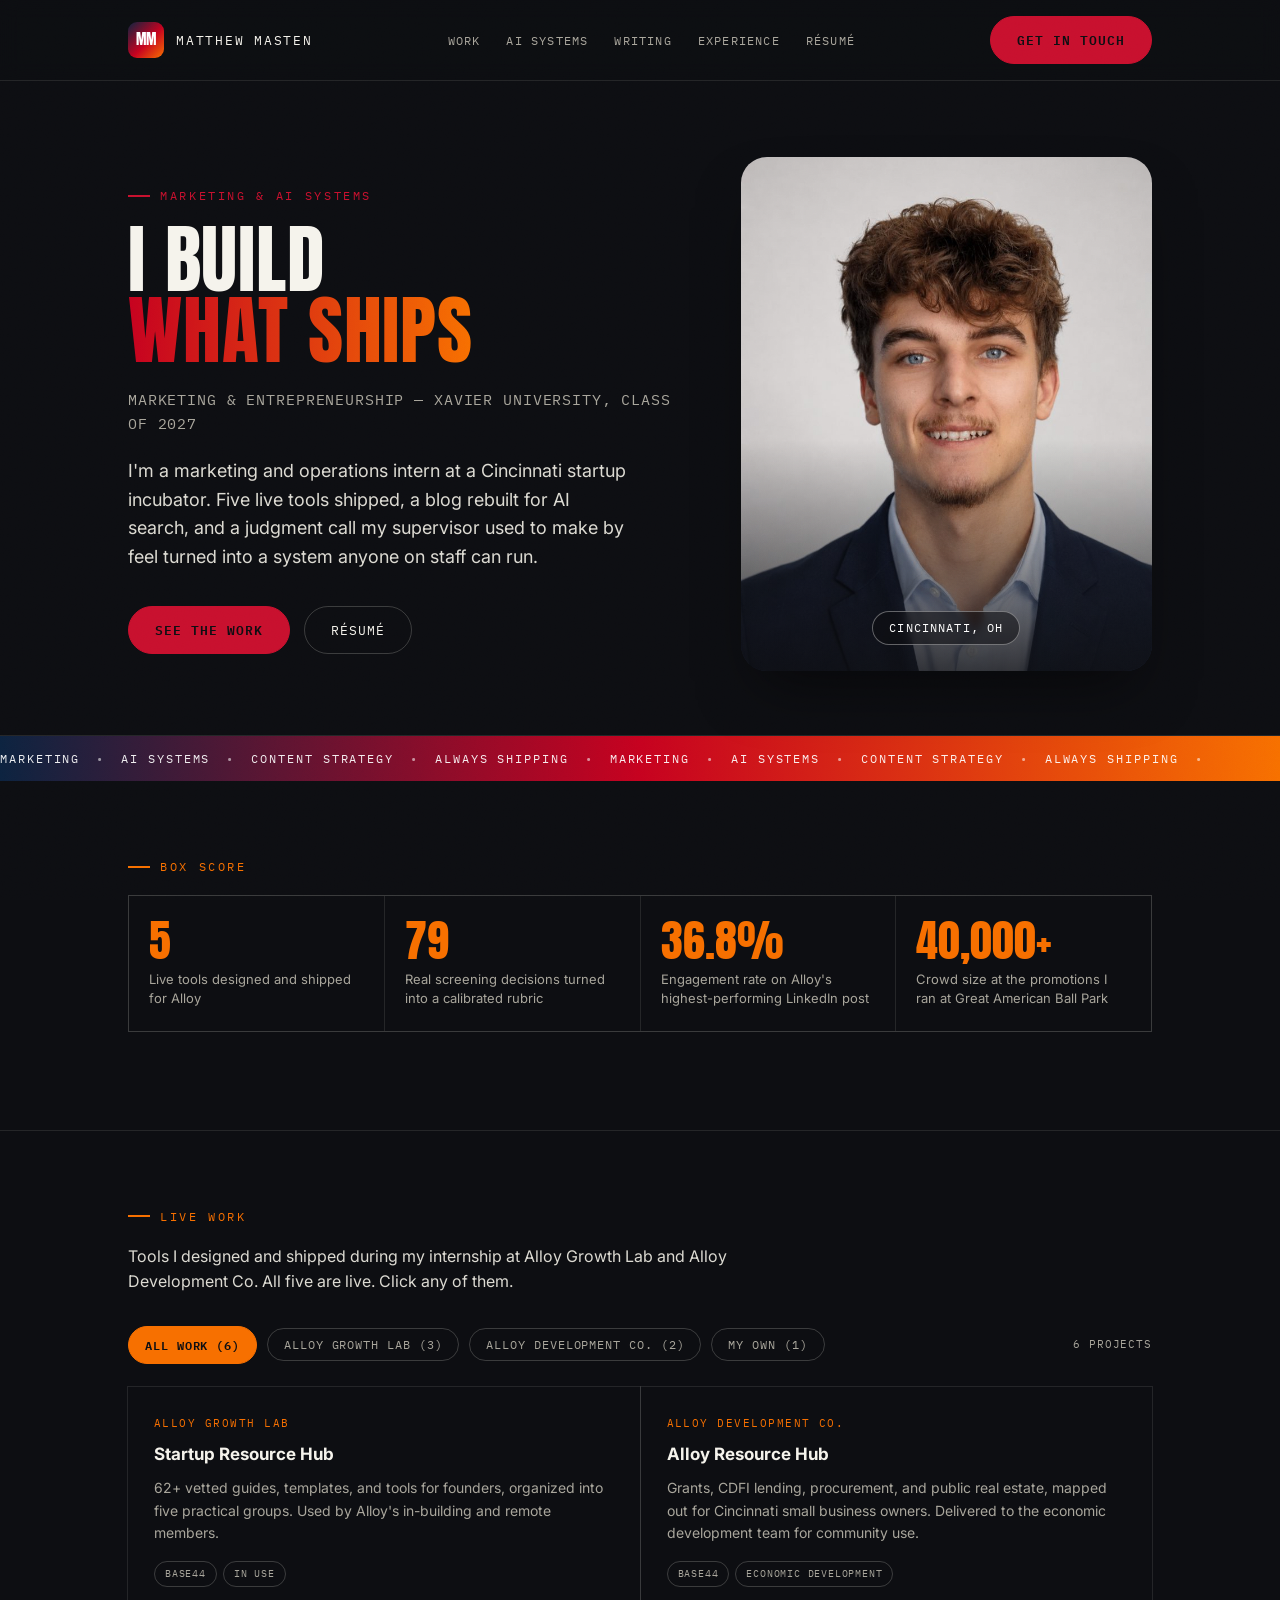
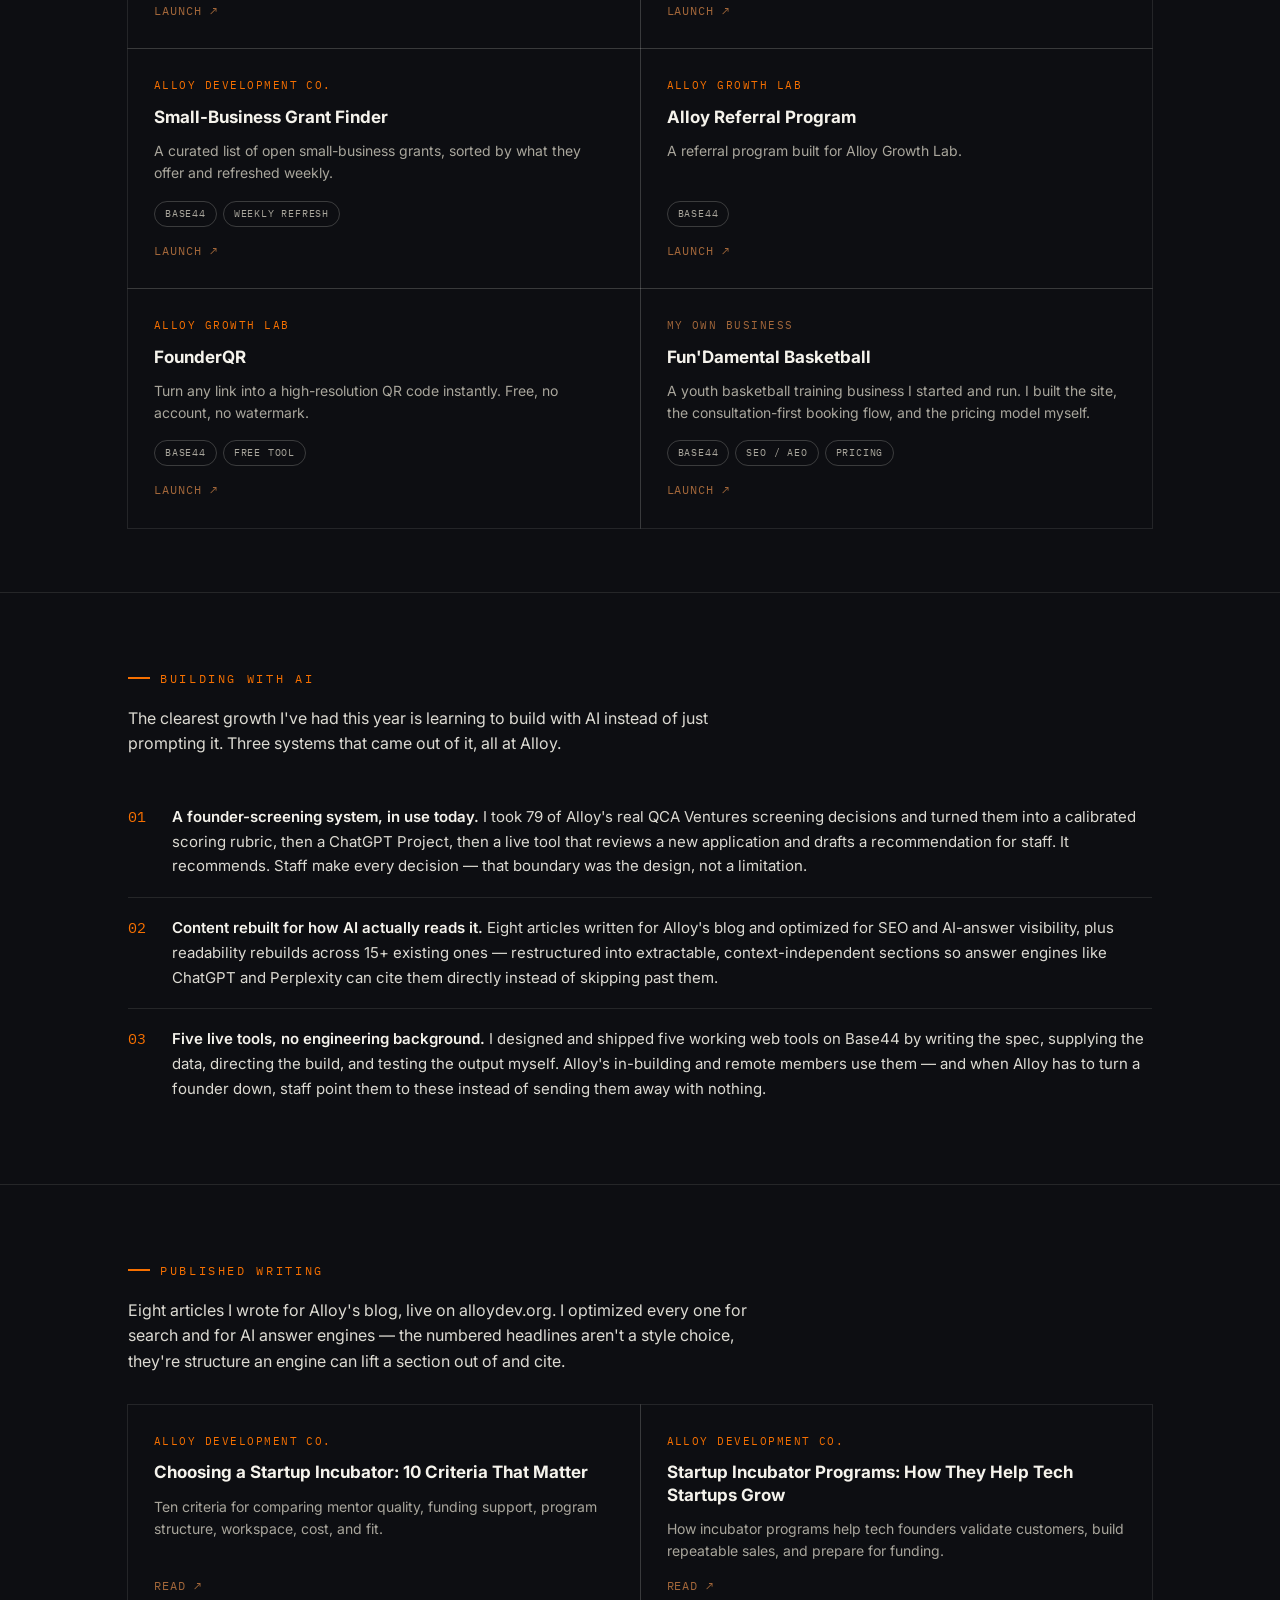
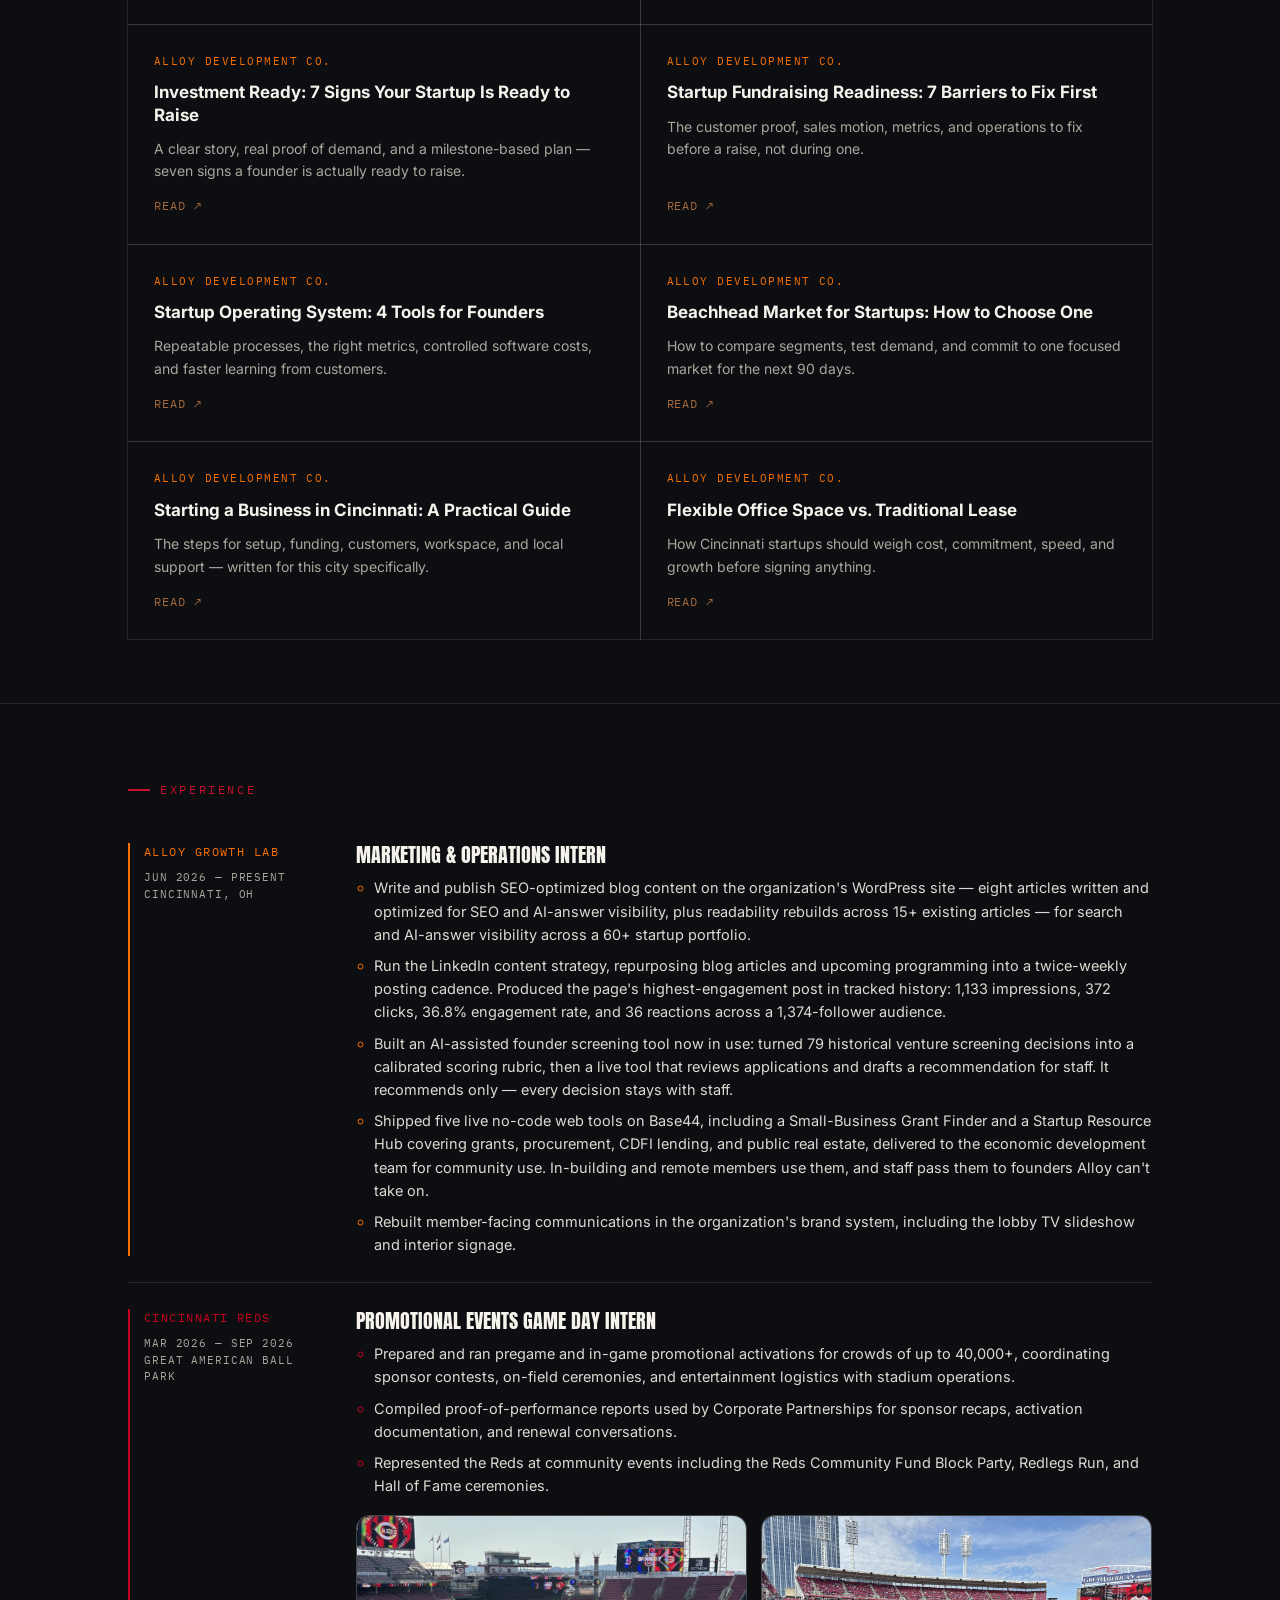
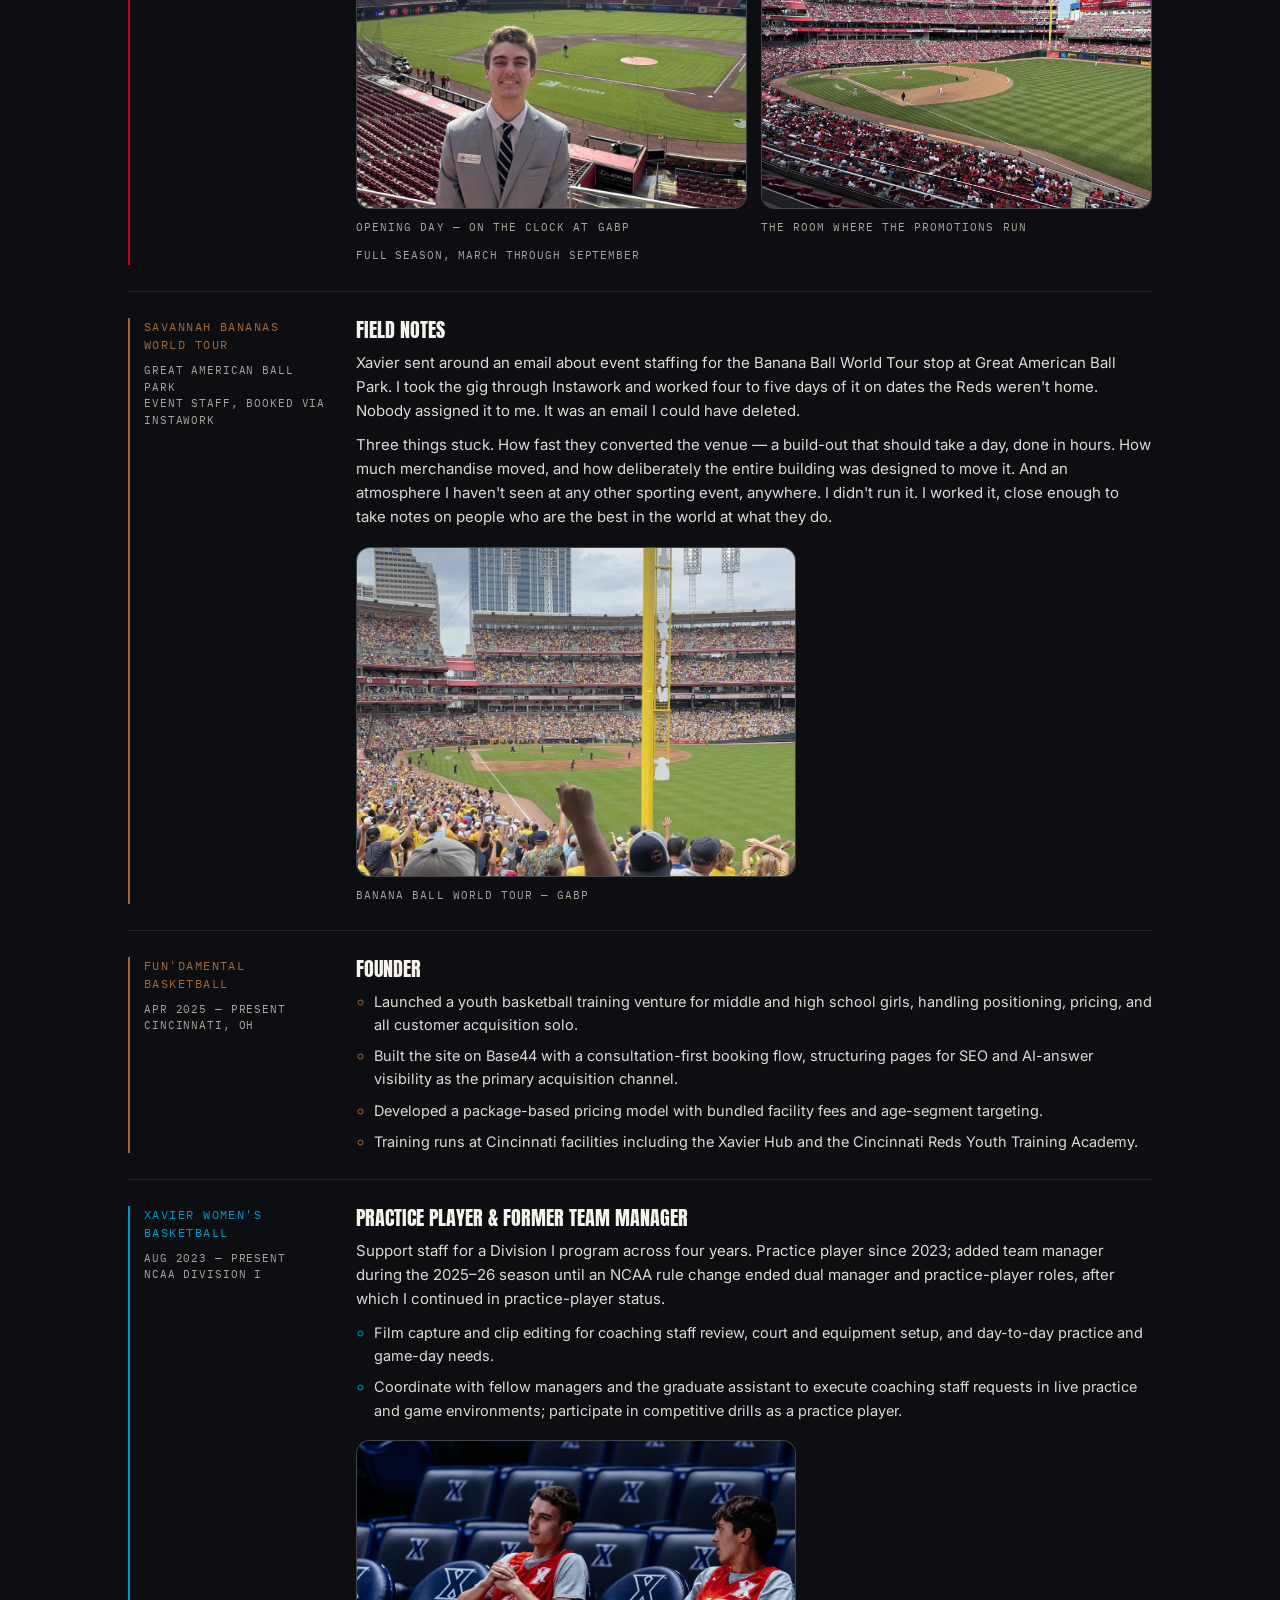
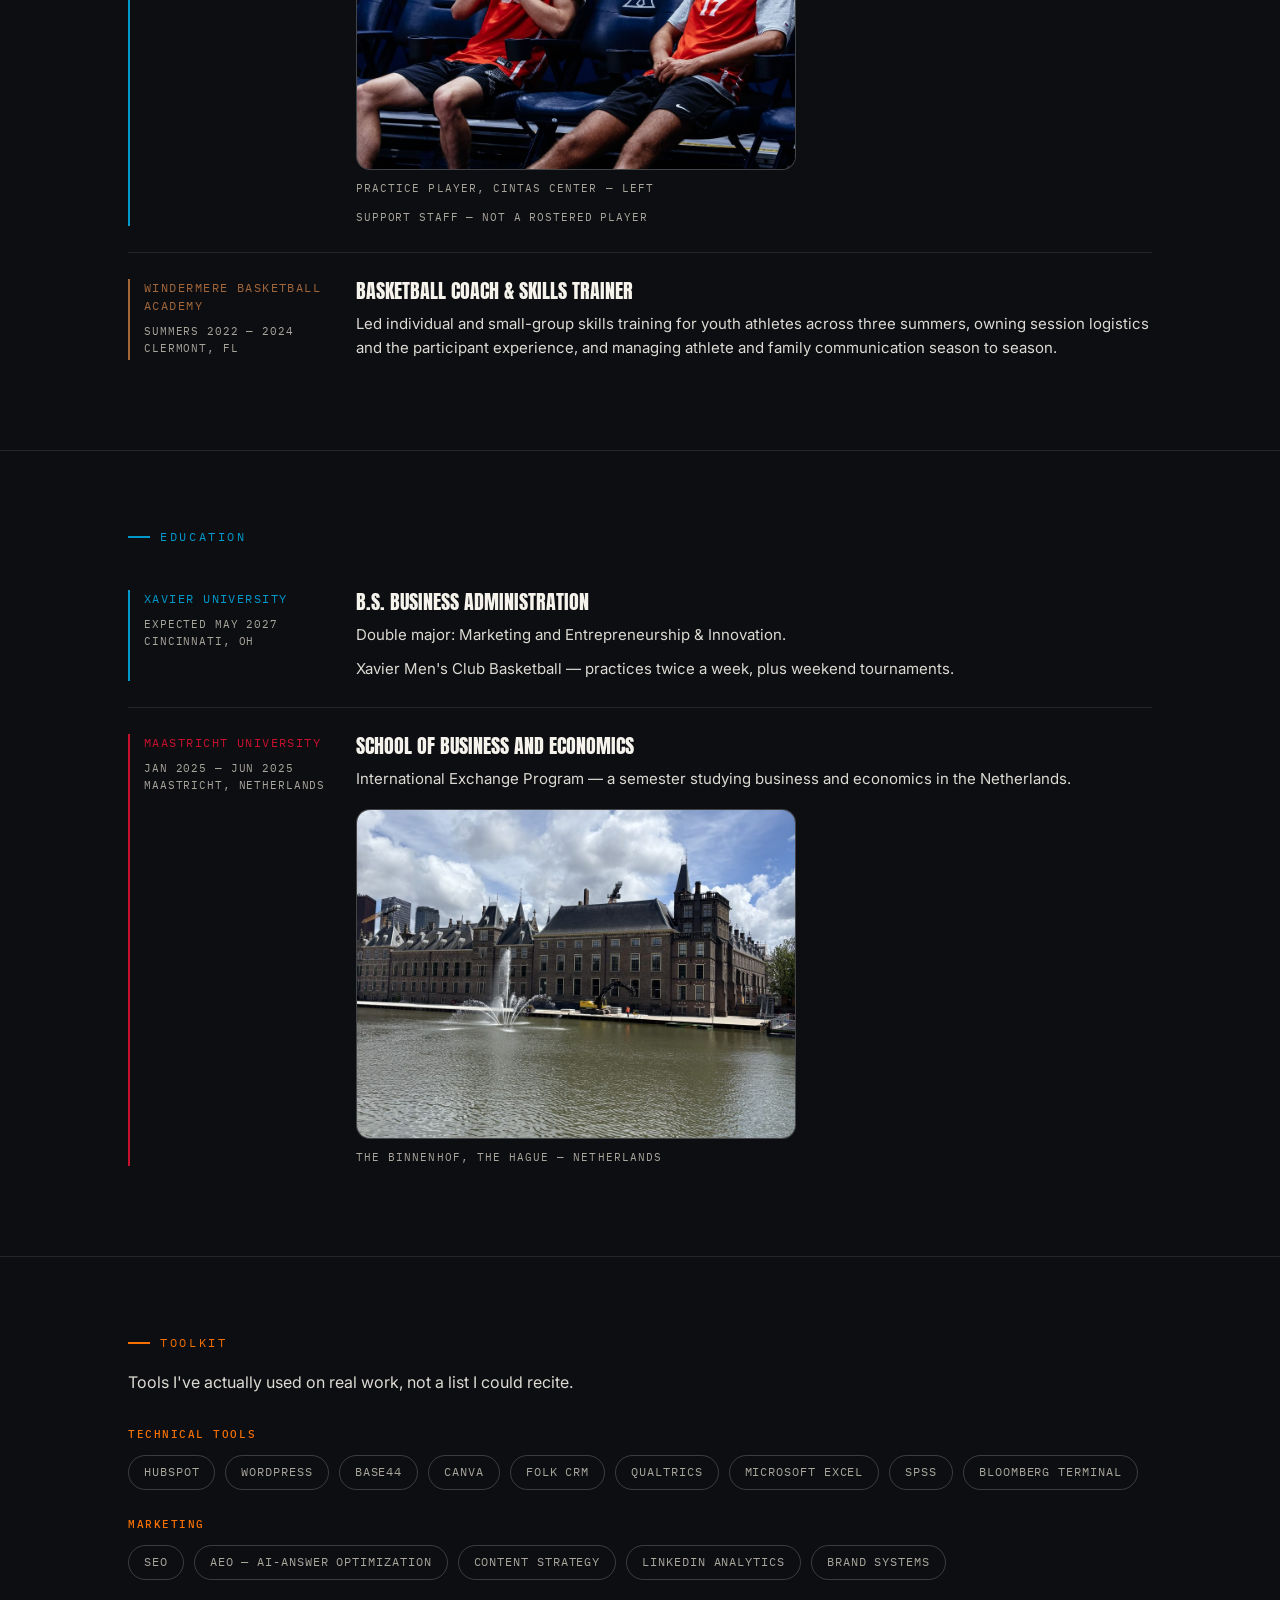
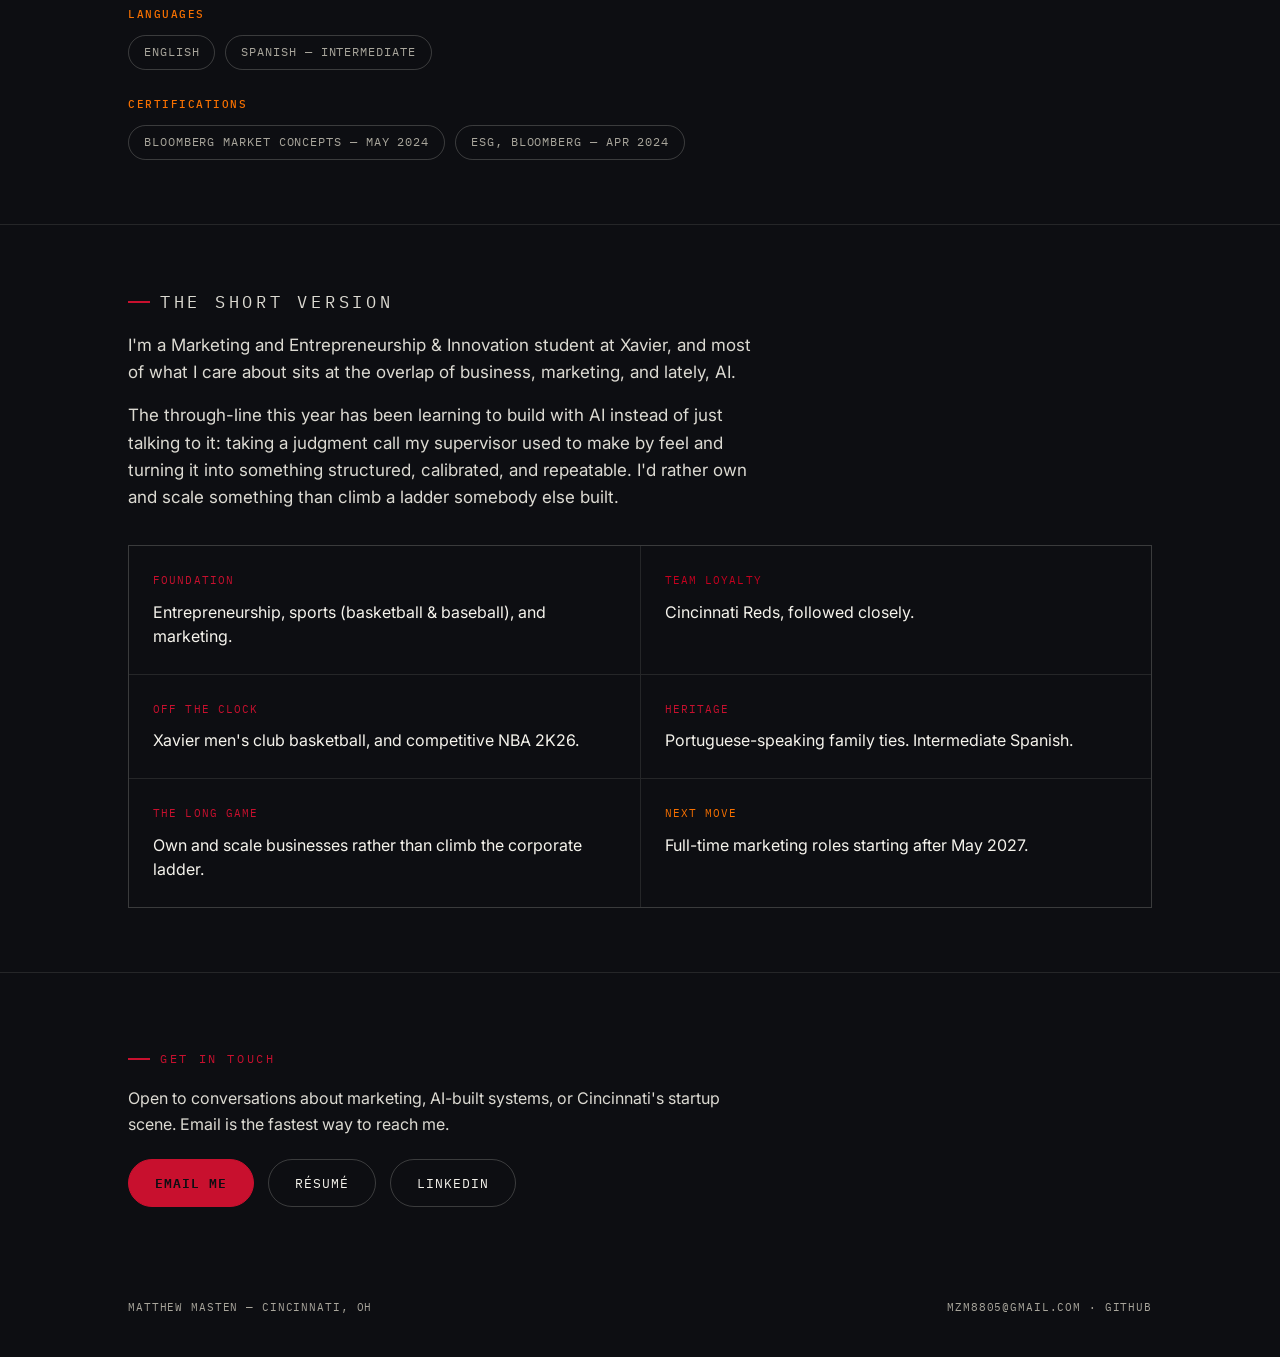
<file: index.html>
<!DOCTYPE html>
<html lang="en">
<head>
<meta charset="UTF-8">
<meta name="viewport" content="width=device-width, initial-scale=1.0">

<title>Matthew Masten — Marketing &amp; AI Systems | Xavier University</title>
<meta name="description" content="Marketing and Entrepreneurship student at Xavier University. Marketing &amp; Operations Intern at Alloy Growth Lab — five live tools shipped, a founder-screening system built from 79 real screening decisions, and content rebuilt for AI search.">
<link rel="canonical" href="https://mmasten49.github.io/">
<meta name="author" content="Matthew Masten">
<meta name="theme-color" content="#0d0e12">

<!-- link previews: LinkedIn, iMessage, Slack, X -->
<meta property="og:type" content="profile">
<meta property="og:site_name" content="Matthew Masten">
<meta property="og:title" content="Matthew Masten — Marketing &amp; AI Systems">
<meta property="og:description" content="Xavier University, Class of 2027. Five live tools shipped for Alloy Growth Lab, a founder-screening system built from 79 real screening decisions, and a season of promotions at Great American Ball Park.">
<meta property="og:url" content="https://mmasten49.github.io/">
<meta property="og:image" content="https://mmasten49.github.io/og-image.png">
<meta property="og:image:width" content="1200">
<meta property="og:image:height" content="630">
<meta property="og:image:alt" content="Matthew Masten — Marketing and AI Systems, Cincinnati OH">
<meta property="profile:first_name" content="Matthew">
<meta property="profile:last_name" content="Masten">
<meta name="twitter:card" content="summary_large_image">
<meta name="twitter:title" content="Matthew Masten — Marketing &amp; AI Systems">
<meta name="twitter:description" content="Xavier University, Class of 2027. Five live tools shipped for Alloy Growth Lab and a founder-screening system built from 79 real screening decisions.">
<meta name="twitter:image" content="https://mmasten49.github.io/og-image.png">

<link rel="icon" href="data:image/svg+xml,%3Csvg xmlns='http://www.w3.org/2000/svg' viewBox='0 0 64 64'%3E%3Cdefs%3E%3ClinearGradient id='g' x1='0' y1='0' x2='1' y2='1'%3E%3Cstop offset='0' stop-color='%230c2340'/%3E%3Cstop offset='0.55' stop-color='%23c6011f'/%3E%3Cstop offset='1' stop-color='%23f77000'/%3E%3C/linearGradient%3E%3C/defs%3E%3Crect width='64' height='64' rx='14' fill='url(%23g)'/%3E%3Ctext x='32' y='43' font-family='Arial Black,Arial,sans-serif' font-size='27' font-weight='900' fill='%23fff' text-anchor='middle'%3EMM%3C/text%3E%3C/svg%3E">

<link rel="preconnect" href="https://fonts.googleapis.com">
<link rel="preconnect" href="https://fonts.gstatic.com" crossorigin>
<link href="https://fonts.googleapis.com/css2?family=Anton&family=Inter:wght@400;500;600;700;800&family=IBM+Plex+Mono:wght@400;500;600&display=swap" rel="stylesheet">
<link rel="stylesheet" href="/style.css">

<script type="application/ld+json">
{
  "@context": "https://schema.org",
  "@type": "Person",
  "name": "Matthew Masten",
  "url": "https://mmasten49.github.io/",
  "jobTitle": "Marketing & Operations Intern",
  "worksFor": { "@type": "Organization", "name": "Alloy Growth Lab" },
  "alumniOf": [
    { "@type": "CollegeOrUniversity", "name": "Xavier University" },
    { "@type": "CollegeOrUniversity", "name": "Maastricht University, School of Business and Economics" }
  ],
  "address": { "@type": "PostalAddress", "addressLocality": "Cincinnati", "addressRegion": "OH", "addressCountry": "US" },
  "email": "mailto:mzm8805@gmail.com",
  "knowsAbout": ["Marketing Strategy","Search Engine Optimization","AI Answer Optimization","Content Strategy","Entrepreneurship","No-Code Product Development"],
  "sameAs": [
    "https://www.linkedin.com/in/masten-matthew",
    "https://github.com/mmasten49"
  ]
}
</script>
</head>
<body>

  <div class="grain" aria-hidden="true"></div>
  <a class="skip" href="#main">Skip to content</a>

  <nav class="nav">
    <div class="wrap">
      <a class="nav-id" href="#top">
        <span class="nav-badge">MM</span>
        <span class="nav-name">Matthew Masten</span>
      </a>
      <ul class="nav-links">
        <li><a href="#work">Work</a></li>
        <li><a href="#systems">AI Systems</a></li>
        <li><a href="#writing">Writing</a></li>
        <li><a href="#experience">Experience</a></li>
        <li><a href="/resume.html">Résumé</a></li>
      </ul>
      <div class="nav-right">
        <a class="btn btn-filled" href="#contact">Get In Touch</a>
      </div>
    </div>
  </nav>

  <header class="hero" id="top">
    <div class="wrap">
      <div class="hero-grid">
        <div class="hero-copy">
          <p class="eyebrow">Marketing &amp; AI Systems</p>
          <h1>I Build<br><span class="grad" id="cycle">What Ships</span></h1>
          <p class="tagline">Marketing &amp; Entrepreneurship — Xavier University, Class of 2027</p>
          <p class="desc">I'm a marketing and operations intern at a Cincinnati startup incubator. Five live tools shipped, a blog rebuilt for AI search, and a judgment call my supervisor used to make by feel turned into a system anyone on staff can run.</p>
          <div class="cta-row">
            <a class="btn btn-filled" href="#work">See The Work</a>
            <a class="btn btn-outline" href="/resume.html">Résumé</a>
          </div>
        </div>
        <div class="hero-card has-photo">
          <img class="headshot" src="/headshot.jpg" width="732" height="1100"
               alt="Matthew Masten, marketing and entrepreneurship student at Xavier University">
          <div class="locale">Cincinnati, OH</div>
        </div>
      </div>
    </div>
  </header>

  <div class="marquee" aria-hidden="true">
    <div class="marquee-track">
      <span>Marketing</span><span class="sep">•</span><span>AI Systems</span><span class="sep">•</span><span>Content Strategy</span><span class="sep">•</span><span>Always Shipping</span><span class="sep">•</span>
      <span>Marketing</span><span class="sep">•</span><span>AI Systems</span><span class="sep">•</span><span>Content Strategy</span><span class="sep">•</span><span>Always Shipping</span><span class="sep">•</span>
    </div>
  </div>

  <main id="main">

    <section class="proof" id="proof" style="--accent:var(--alloy);">
      <div class="wrap">
        <p class="eyebrow">Box Score</p>
        <div class="count-row">
          <div class="count">
            <span class="num" data-target="5">5</span>
            <span class="cap">Live tools designed and shipped for Alloy</span>
          </div>
          <div class="count">
            <span class="num" data-target="79">79</span>
            <span class="cap">Real screening decisions turned into a calibrated rubric</span>
          </div>
          <div class="count">
            <span class="num" data-target="36.8" data-decimals="1" data-suffix="%">36.8%</span>
            <span class="cap">Engagement rate on Alloy's highest-performing LinkedIn post</span>
          </div>
          <div class="count">
            <span class="num" data-target="40000" data-suffix="+">40,000+</span>
            <span class="cap">Crowd size at the promotions I ran at Great American Ball Park</span>
          </div>
        </div>
      </div>
    </section>

    <section class="work" id="work" style="--accent:var(--alloy);">
      <div class="wrap">
        <p class="eyebrow">Live Work</p>
        <p class="lede">Tools I designed and shipped during my internship at Alloy Growth Lab and Alloy Development Co. All five are live. Click any of them.</p>
        <div class="work-grid">
          <a class="work-card" data-org="growth" href="https://startup-resource-hub-alloy-growth-c6f85c68.base44.app" target="_blank" rel="noopener">
            <div class="kicker">Alloy Growth Lab</div>
            <div class="title">Startup Resource Hub</div>
            <div class="blurb">62+ vetted guides, templates, and tools for founders, organized into five practical groups. Used by Alloy's in-building and remote members.</div>
            <div class="stack"><span>Base44</span><span>In Use</span></div>
            <div class="launch">Launch ↗</div>
          </a>
          <a class="work-card" data-org="devco" href="https://alloy-dev-co-small-business-hub.base44.app" target="_blank" rel="noopener">
            <div class="kicker">Alloy Development Co.</div>
            <div class="title">Alloy Resource Hub</div>
            <div class="blurb">Grants, CDFI lending, procurement, and public real estate, mapped out for Cincinnati small business owners. Delivered to the economic development team for community use.</div>
            <div class="stack"><span>Base44</span><span>Economic Development</span></div>
            <div class="launch">Launch ↗</div>
          </a>
          <a class="work-card" data-org="devco" href="https://small-business-grant-finder-14bb74f6.base44.app" target="_blank" rel="noopener">
            <div class="kicker">Alloy Development Co.</div>
            <div class="title">Small-Business Grant Finder</div>
            <div class="blurb">A curated list of open small-business grants, sorted by what they offer and refreshed weekly.</div>
            <div class="stack"><span>Base44</span><span>Weekly Refresh</span></div>
            <div class="launch">Launch ↗</div>
          </a>
          <a class="work-card" data-org="growth" href="https://alloy-referral-program-0e86e8dd.base44.app" target="_blank" rel="noopener">
            <div class="kicker">Alloy Growth Lab</div>
            <div class="title">Alloy Referral Program</div>
            <div class="blurb">A referral program built for Alloy Growth Lab.</div>
            <div class="stack"><span>Base44</span></div>
            <div class="launch">Launch ↗</div>
          </a>
          <a class="work-card" data-org="growth" href="https://meteoric-quick-link-scan.base44.app" target="_blank" rel="noopener">
            <div class="kicker">Alloy Growth Lab</div>
            <div class="title">FounderQR</div>
            <div class="blurb">Turn any link into a high-resolution QR code instantly. Free, no account, no watermark.</div>
            <div class="stack"><span>Base44</span><span>Free Tool</span></div>
            <div class="launch">Launch ↗</div>
          </a>
          <a class="work-card" data-org="own" href="https://fundamental-basketball.com" target="_blank" rel="noopener" style="--accent:var(--wood);">
            <div class="kicker">My Own Business</div>
            <div class="title">Fun'Damental Basketball</div>
            <div class="blurb">A youth basketball training business I started and run. I built the site, the consultation-first booking flow, and the pricing model myself.</div>
            <div class="stack"><span>Base44</span><span>SEO / AEO</span><span>Pricing</span></div>
            <div class="launch">Launch ↗</div>
          </a>
        </div>
      </div>
    </section>

    <section class="systems" id="systems" style="--accent:var(--alloy);">
      <div class="wrap">
        <p class="eyebrow">Building With AI</p>
        <p class="lede">The clearest growth I've had this year is learning to build with AI instead of just prompting it. Three systems that came out of it, all at Alloy.</p>
        <ul class="highlights">
          <li><span class="mark">01</span><span><strong>A founder-screening system, in use today.</strong> I took 79 of Alloy's real QCA Ventures screening decisions and turned them into a calibrated scoring rubric, then a ChatGPT Project, then a live tool that reviews a new application and drafts a recommendation for staff. It recommends. Staff make every decision — that boundary was the design, not a limitation.</span></li>
          <li><span class="mark">02</span><span><strong>Content rebuilt for how AI actually reads it.</strong> Eight articles written for Alloy's blog and optimized for SEO and AI-answer visibility, plus readability rebuilds across 15+ existing ones — restructured into extractable, context-independent sections so answer engines like ChatGPT and Perplexity can cite them directly instead of skipping past them.</span></li>
          <li><span class="mark">03</span><span><strong>Five live tools, no engineering background.</strong> I designed and shipped five working web tools on Base44 by writing the spec, supplying the data, directing the build, and testing the output myself. Alloy's in-building and remote members use them — and when Alloy has to turn a founder down, staff point them to these instead of sending them away with nothing.</span></li>
        </ul>
      </div>
    </section>

    <section class="writing" id="writing" style="--accent:var(--alloy);">
      <div class="wrap">
        <p class="eyebrow">Published Writing</p>
        <p class="lede">Eight articles I wrote for Alloy's blog, live on alloydev.org. I optimized every one for search and for AI answer engines — the numbered headlines aren't a style choice, they're structure an engine can lift a section out of and cite.</p>
        <div class="read-grid">
          <a class="work-card" href="https://alloydev.org/choosing-a-startup-incubator/" target="_blank" rel="noopener">
            <div class="kicker">Alloy Development Co.</div>
            <div class="title">Choosing a Startup Incubator: 10 Criteria That Matter</div>
            <div class="blurb">Ten criteria for comparing mentor quality, funding support, program structure, workspace, cost, and fit.</div>
            <div class="launch">Read ↗</div>
          </a>
          <a class="work-card" href="https://alloydev.org/startup-incubator-programs/" target="_blank" rel="noopener">
            <div class="kicker">Alloy Development Co.</div>
            <div class="title">Startup Incubator Programs: How They Help Tech Startups Grow</div>
            <div class="blurb">How incubator programs help tech founders validate customers, build repeatable sales, and prepare for funding.</div>
            <div class="launch">Read ↗</div>
          </a>
          <a class="work-card" href="https://alloydev.org/what-it-really-means-to-be-investment-ready-as-a-founder/" target="_blank" rel="noopener">
            <div class="kicker">Alloy Development Co.</div>
            <div class="title">Investment Ready: 7 Signs Your Startup Is Ready to Raise</div>
            <div class="blurb">A clear story, real proof of demand, and a milestone-based plan — seven signs a founder is actually ready to raise.</div>
            <div class="launch">Read ↗</div>
          </a>
          <a class="work-card" href="https://alloydev.org/startup-fundraising-readiness/" target="_blank" rel="noopener">
            <div class="kicker">Alloy Development Co.</div>
            <div class="title">Startup Fundraising Readiness: 7 Barriers to Fix First</div>
            <div class="blurb">The customer proof, sales motion, metrics, and operations to fix before a raise, not during one.</div>
            <div class="launch">Read ↗</div>
          </a>
          <a class="work-card" href="https://alloydev.org/startup-operating-system/" target="_blank" rel="noopener">
            <div class="kicker">Alloy Development Co.</div>
            <div class="title">Startup Operating System: 4 Tools for Founders</div>
            <div class="blurb">Repeatable processes, the right metrics, controlled software costs, and faster learning from customers.</div>
            <div class="launch">Read ↗</div>
          </a>
          <a class="work-card" href="https://alloydev.org/choose-beachhead-market-startup/" target="_blank" rel="noopener">
            <div class="kicker">Alloy Development Co.</div>
            <div class="title">Beachhead Market for Startups: How to Choose One</div>
            <div class="blurb">How to compare segments, test demand, and commit to one focused market for the next 90 days.</div>
            <div class="launch">Read ↗</div>
          </a>
          <a class="work-card" href="https://alloydev.org/starting-a-business-in-cincinnati/" target="_blank" rel="noopener">
            <div class="kicker">Alloy Development Co.</div>
            <div class="title">Starting a Business in Cincinnati: A Practical Guide</div>
            <div class="blurb">The steps for setup, funding, customers, workspace, and local support — written for this city specifically.</div>
            <div class="launch">Read ↗</div>
          </a>
          <a class="work-card" href="https://alloydev.org/flexible-office-space-vs-traditional-lease/" target="_blank" rel="noopener">
            <div class="kicker">Alloy Development Co.</div>
            <div class="title">Flexible Office Space vs. Traditional Lease</div>
            <div class="blurb">How Cincinnati startups should weigh cost, commitment, speed, and growth before signing anything.</div>
            <div class="launch">Read ↗</div>
          </a>
        </div>
      </div>
    </section>

    <section class="experience" id="experience">
      <div class="wrap">
        <p class="eyebrow">Experience</p>
        <ul class="timeline">
          <li style="--role-accent:var(--alloy);">
            <div class="org">Alloy Growth Lab<span class="when">Jun 2026 — Present<br>Cincinnati, OH</span></div>
            <div class="role">
              <h3>Marketing &amp; Operations Intern</h3>
              <ul>
                <li>Write and publish SEO-optimized blog content on the organization's WordPress site &mdash; eight articles written and optimized for SEO and AI-answer visibility, plus readability rebuilds across 15+ existing articles &mdash; for search and AI-answer visibility across a 60+ startup portfolio.</li>
                <li>Run the LinkedIn content strategy, repurposing blog articles and upcoming programming into a twice-weekly posting cadence. Produced the page's highest-engagement post in tracked history: 1,133 impressions, 372 clicks, 36.8% engagement rate, and 36 reactions across a 1,374-follower audience.</li>
                <li>Built an AI-assisted founder screening tool now in use: turned 79 historical venture screening decisions into a calibrated scoring rubric, then a live tool that reviews applications and drafts a recommendation for staff. It recommends only — every decision stays with staff.</li>
                <li>Shipped five live no-code web tools on Base44, including a Small-Business Grant Finder and a Startup Resource Hub covering grants, procurement, CDFI lending, and public real estate, delivered to the economic development team for community use. In-building and remote members use them, and staff pass them to founders Alloy can't take on.</li>
                <li>Rebuilt member-facing communications in the organization's brand system, including the lobby TV slideshow and interior signage.</li>
              </ul>
            </div>
          </li>

          <li style="--role-accent:var(--reds);">
            <div class="org">Cincinnati Reds<span class="when">Mar 2026 — Sep 2026<br>Great American Ball Park</span></div>
            <div class="role">
              <h3>Promotional Events Game Day Intern</h3>
              <ul>
                <li>Prepared and ran pregame and in-game promotional activations for crowds of up to 40,000+, coordinating sponsor contests, on-field ceremonies, and entertainment logistics with stadium operations.</li>
                <li>Compiled proof-of-performance reports used by Corporate Partnerships for sponsor recaps, activation documentation, and renewal conversations.</li>
                <li>Represented the Reds at community events including the Reds Community Fund Block Party, Redlegs Run, and Hall of Fame ceremonies.</li>
              </ul>
              <div class="shot-row">
                <figure class="shot">
                  <img src="/reds-gameday.jpg" width="1050" height="1400" loading="lazy"
                       style="object-position:center 64%;"
                       alt="Matthew Masten in a suit and Cincinnati Reds staff nametag above the field at Great American Ball Park on Opening Day">
                  <figcaption>Opening Day — on the clock at GABP</figcaption>
                </figure>
                <figure class="shot">
                  <img src="/gabp.jpg" width="1400" height="1050" loading="lazy"
                       alt="Great American Ball Park filled with fans during a Cincinnati Reds game">
                  <figcaption>The room where the promotions run</figcaption>
                </figure>
              </div>
              <div class="meta">Full season, March through September</div>
            </div>
          </li>

          <li style="--role-accent:var(--wood);">
            <div class="org">Savannah Bananas World Tour<span class="when">Great American Ball Park<br>Event staff, booked via Instawork</span></div>
            <div class="role">
              <h3>Field Notes</h3>
              <p>Xavier sent around an email about event staffing for the Banana Ball World Tour stop at Great American Ball Park. I took the gig through Instawork and worked four to five days of it on dates the Reds weren't home. Nobody assigned it to me. It was an email I could have deleted.</p>
              <p>Three things stuck. How fast they converted the venue — a build-out that should take a day, done in hours. How much merchandise moved, and how deliberately the entire building was designed to move it. And an atmosphere I haven't seen at any other sporting event, anywhere. I didn't run it. I worked it, close enough to take notes on people who are the best in the world at what they do.</p>
              <figure class="shot">
                <img src="/bananas.jpg" width="1050" height="1400" loading="lazy"
                     style="object-position:center 40%;"
                     alt="A capacity crowd in yellow at Great American Ball Park during the Savannah Bananas Banana Ball World Tour">
                <figcaption>Banana Ball World Tour — GABP</figcaption>
              </figure>
            </div>
          </li>

          <li style="--role-accent:var(--wood);">
            <div class="org">Fun'Damental Basketball<span class="when">Apr 2025 — Present<br>Cincinnati, OH</span></div>
            <div class="role">
              <h3>Founder</h3>
              <ul>
                <li>Launched a youth basketball training venture for middle and high school girls, handling positioning, pricing, and all customer acquisition solo.</li>
                <li>Built the site on Base44 with a consultation-first booking flow, structuring pages for SEO and AI-answer visibility as the primary acquisition channel.</li>
                <li>Developed a package-based pricing model with bundled facility fees and age-segment targeting.</li>
                <li>Training runs at Cincinnati facilities including the Xavier Hub and the Cincinnati Reds Youth Training Academy.</li>
              </ul>
            </div>
          </li>

          <li style="--role-accent:var(--xu);">
            <div class="org">Xavier Women's Basketball<span class="when">Aug 2023 — Present<br>NCAA Division I</span></div>
            <div class="role">
              <h3>Practice Player &amp; Former Team Manager</h3>
              <p>Support staff for a Division I program across four years. Practice player since 2023; added team manager during the 2025–26 season until an NCAA rule change ended dual manager and practice-player roles, after which I continued in practice-player status.</p>
              <ul>
                <li>Film capture and clip editing for coaching staff review, court and equipment setup, and day-to-day practice and game-day needs.</li>
                <li>Coordinate with fellow managers and the graduate assistant to execute coaching staff requests in live practice and game environments; participate in competitive drills as a practice player.</li>
              </ul>
              <figure class="shot">
                <img src="/xavier.jpg" width="1179" height="785" loading="lazy"
                     alt="Matthew Masten, left, in a Xavier practice jersey courtside at Cintas Center">
                <figcaption>Practice player, Cintas Center — left</figcaption>
              </figure>
              <div class="meta">Support staff — not a rostered player</div>
            </div>
          </li>

          <li style="--role-accent:var(--wood);">
            <div class="org">Windermere Basketball Academy<span class="when">Summers 2022 — 2024<br>Clermont, FL</span></div>
            <div class="role">
              <h3>Basketball Coach &amp; Skills Trainer</h3>
              <p>Led individual and small-group skills training for youth athletes across three summers, owning session logistics and the participant experience, and managing athlete and family communication season to season.</p>
            </div>
          </li>
        </ul>
      </div>
    </section>

    <section class="education" id="education" style="--accent:var(--xu);">
      <div class="wrap">
        <p class="eyebrow">Education</p>
        <ul class="timeline">
          <li style="--role-accent:var(--xu);">
            <div class="org">Xavier University<span class="when">Expected May 2027<br>Cincinnati, OH</span></div>
            <div class="role">
              <h3>B.S. Business Administration</h3>
              <p>Double major: Marketing and Entrepreneurship &amp; Innovation.</p>
              <p>Xavier Men's Club Basketball — practices twice a week, plus weekend tournaments.</p>
            </div>
          </li>
          <li style="--role-accent:var(--scarlet);">
            <div class="org">Maastricht University<span class="when">Jan 2025 — Jun 2025<br>Maastricht, Netherlands</span></div>
            <div class="role">
              <h3>School of Business and Economics</h3>
              <p>International Exchange Program — a semester studying business and economics in the Netherlands.</p>
              <figure class="shot">
                <img src="/netherlands.jpg" width="1050" height="1400" loading="lazy"
                     style="object-position:center 58%;"
                     alt="The Binnenhof and Hofvijver in The Hague, Netherlands">
                <figcaption>The Binnenhof, The Hague — Netherlands</figcaption>
              </figure>
            </div>
          </li>
        </ul>
      </div>
    </section>

    <section class="toolkit" id="toolkit" style="--accent:var(--alloy);">
      <div class="wrap">
        <p class="eyebrow">Toolkit</p>
        <p class="lede">Tools I've actually used on real work, not a list I could recite.</p>
        <div class="tag-group">
          <h3>Technical Tools</h3>
          <div class="tag-row">
            <span class="tag">HubSpot</span>
            <span class="tag">WordPress</span>
            <span class="tag">Base44</span>
            <span class="tag">Canva</span>
            <span class="tag">Folk CRM</span>
            <span class="tag">Qualtrics</span>
            <span class="tag">Microsoft Excel</span>
            <span class="tag">SPSS</span>
            <span class="tag">Bloomberg Terminal</span>
          </div>
        </div>
        <div class="tag-group">
          <h3>Marketing</h3>
          <div class="tag-row">
            <span class="tag">SEO</span>
            <span class="tag">AEO — AI-Answer Optimization</span>
            <span class="tag">Content Strategy</span>
            <span class="tag">LinkedIn Analytics</span>
            <span class="tag">Brand Systems</span>
          </div>
        </div>
        <div class="tag-group">
          <h3>Languages</h3>
          <div class="tag-row">
            <span class="tag">English</span>
            <span class="tag">Spanish — Intermediate</span>
          </div>
        </div>
        <div class="tag-group">
          <h3>Certifications</h3>
          <div class="tag-row">
            <span class="tag">Bloomberg Market Concepts — May 2024</span>
            <span class="tag">ESG, Bloomberg — Apr 2024</span>
          </div>
        </div>
      </div>
    </section>

    <section class="report" id="about">
      <div class="wrap">
        <p class="eyebrow">The Short Version</p>
        <p>I'm a Marketing and Entrepreneurship &amp; Innovation student at Xavier, and most of what I care about sits at the overlap of business, marketing, and lately, AI.</p>
        <p>The through-line this year has been learning to build with AI instead of just talking to it: taking a judgment call my supervisor used to make by feel and turning it into something structured, calibrated, and repeatable. I'd rather own and scale something than climb a ladder somebody else built.</p>
        <div class="box-score" style="margin-top:34px;">
          <div class="stat-card">
            <div class="label">Foundation</div>
            <div class="value">Entrepreneurship, sports (basketball &amp; baseball), and marketing.</div>
          </div>
          <div class="stat-card" style="--accent:var(--reds);">
            <div class="label">Team Loyalty</div>
            <div class="value">Cincinnati Reds, followed closely.</div>
          </div>
          <div class="stat-card">
            <div class="label">Off the Clock</div>
            <div class="value">Xavier men's club basketball, and competitive NBA 2K26.</div>
          </div>
          <div class="stat-card">
            <div class="label">Heritage</div>
            <div class="value">Portuguese-speaking family ties. Intermediate Spanish.</div>
          </div>
          <div class="stat-card">
            <div class="label">The Long Game</div>
            <div class="value">Own and scale businesses rather than climb the corporate ladder.</div>
          </div>
          <div class="stat-card" style="--accent:var(--alloy);">
            <div class="label">Next Move</div>
            <div class="value">Full-time marketing roles starting after May 2027.</div>
          </div>
        </div>
      </div>
    </section>

    <section class="contact" id="contact">
      <div class="wrap">
        <p class="eyebrow">Get In Touch</p>
        <p class="lede" style="margin-bottom:0;">Open to conversations about marketing, AI-built systems, or Cincinnati's startup scene. Email is the fastest way to reach me.</p>
        <div class="contact-row">
          <a class="btn btn-filled" href="mailto:mzm8805@gmail.com">Email Me</a>
          <a class="btn btn-outline" href="/resume.html">Résumé</a>
          <a class="btn btn-outline" href="/linkedin.html">LinkedIn</a>
        </div>
      </div>
    </section>
  </main>

  <footer>
    <div class="wrap">
      <span>Matthew Masten — Cincinnati, OH</span>
      <span><a href="mailto:mzm8805@gmail.com">mzm8805@gmail.com</a> · <a href="https://github.com/mmasten49" target="_blank" rel="noopener">GitHub</a></span>
    </div>
  </footer>

<script>
(function(){
  var reduce = window.matchMedia('(prefers-reduced-motion: reduce)').matches;
  var sections = document.querySelectorAll('main section');
  var hasIO = 'IntersectionObserver' in window;

  // Only hide-then-reveal when motion is welcome and we can observe scroll.
  // If this never runs, nothing is ever hidden. Fail toward visible.
  if(!reduce && hasIO){
    document.documentElement.classList.add('reveal-on');
    var io = new IntersectionObserver(function(entries){
      entries.forEach(function(e){
        if(e.isIntersecting){ e.target.classList.add('in'); io.unobserve(e.target); }
      });
    }, {threshold:0, rootMargin:'0px 0px -80px 0px'});
    // threshold MUST stay 0. A ratio-based threshold is height-dependent:
    // a section taller than the viewport can never reach 15% intersection,
    // so it would stay at opacity:0 forever. threshold 0 fires on the first
    // pixel that crosses, whatever the section's height.
    sections.forEach(function(s){ io.observe(s); });
  }

  // ---- counters ----
  function fmt(v, dec){
    return v.toLocaleString('en-US', {minimumFractionDigits:dec, maximumFractionDigits:dec});
  }
  function runCount(el){
    var target = parseFloat(el.getAttribute('data-target'));
    var dec = parseInt(el.getAttribute('data-decimals'), 10) || 0;
    var suffix = el.getAttribute('data-suffix') || '';
    if(reduce){ el.textContent = fmt(target, dec) + suffix; return; }
    var start = null, dur = 1100;
    requestAnimationFrame(function step(ts){
      if(start === null) start = ts;
      var p = Math.min((ts - start) / dur, 1);
      var v = target * (1 - Math.pow(1 - p, 3));
      el.textContent = fmt(dec ? v : Math.round(v), dec) + suffix;
      if(p < 1) requestAnimationFrame(step);
    });
  }
  var nums = document.querySelectorAll('.num[data-target]');
  if(hasIO && !reduce){
    var cio = new IntersectionObserver(function(entries){
      entries.forEach(function(e){
        if(e.isIntersecting){ runCount(e.target); cio.unobserve(e.target); }
      });
    }, {threshold:0.6});
    // real values ship in the HTML; only zero them out once we're actually counting
    nums.forEach(function(n){
      var dec = parseInt(n.getAttribute('data-decimals'), 10) || 0;
      n.textContent = fmt(0, dec) + (n.getAttribute('data-suffix') || '');
      cio.observe(n);
    });
  }

  // ---- spotlight follow ----
  document.querySelectorAll('.work-card').forEach(function(card){
    card.addEventListener('pointermove', function(ev){
      var r = card.getBoundingClientRect();
      card.style.setProperty('--mx', (ev.clientX - r.left) + 'px');
      card.style.setProperty('--my', (ev.clientY - r.top) + 'px');
    });
  });

  // ---- cycling headline ----
  var cycle = document.getElementById('cycle');
  if(cycle && !reduce){
    var words = ['What Ships','What Sells','What Lasts'], i = 0;
    setInterval(function(){
      cycle.style.opacity = '0';
      setTimeout(function(){
        i = (i + 1) % words.length;
        cycle.textContent = words[i];
        cycle.style.opacity = '1';
      }, 320);
    }, 3200);
  }

  // ---- work filter ----
  // The bar is built here, never in the HTML. With JS off there is no control
  // at all and every card stays visible — the same rule as the scroll reveal.
  var grid = document.querySelector('.work-grid');
  if(grid){
    var cards = Array.prototype.slice.call(grid.querySelectorAll('.work-card'));
    var LABEL = {all:'All Work', growth:'Alloy Growth Lab', devco:'Alloy Development Co.', own:'My Own'};
    var counts = {all:cards.length};
    cards.forEach(function(c){
      var o = c.getAttribute('data-org');
      counts[o] = (counts[o] || 0) + 1;
    });

    var bar = document.createElement('div');
    bar.className = 'filter-bar';
    bar.setAttribute('role', 'group');
    bar.setAttribute('aria-label', 'Filter work by organization');

    var status = document.createElement('p');
    status.className = 'filter-count';
    status.setAttribute('aria-live', 'polite');

    var buttons = [];
    function apply(key){
      var shown = 0;
      cards.forEach(function(c){
        var match = key === 'all' || c.getAttribute('data-org') === key;
        c.hidden = !match;
        if(match) shown++;
      });
      buttons.forEach(function(b){
        b.setAttribute('aria-pressed', String(b.getAttribute('data-key') === key));
      });
      status.textContent = shown + (shown === 1 ? ' project' : ' projects');
    }

    ['all','growth','devco','own'].forEach(function(key){
      if(!counts[key]) return;
      var b = document.createElement('button');
      b.type = 'button';
      b.className = 'filter-btn';
      b.setAttribute('data-key', key);
      b.textContent = LABEL[key] + ' (' + counts[key] + ')';
      b.addEventListener('click', function(){ apply(key); });
      buttons.push(b);
      bar.appendChild(b);
    });
    bar.appendChild(status);
    grid.parentNode.insertBefore(bar, grid);
    apply('all');
  }

  // ---- lightbox ----
  // .lb-on only lands on <html> once this runs, so the zoom cursor never
  // promises a click that nothing is listening for.
  var shots = Array.prototype.slice.call(document.querySelectorAll('.shot img'));
  if(shots.length){
    document.documentElement.classList.add('lb-on');
    var box = null, lastFocus = null;

    function onKey(e){ if(e.key === 'Escape') closeBox(); }
    function closeBox(){
      if(!box) return;
      document.body.removeChild(box);
      box = null;
      document.removeEventListener('keydown', onKey);
      if(lastFocus) lastFocus.focus();
    }

    function openBox(img){
      lastFocus = document.activeElement;
      box = document.createElement('div');
      box.className = 'lightbox';
      box.setAttribute('role', 'dialog');
      box.setAttribute('aria-modal', 'true');
      box.setAttribute('aria-label', img.alt || 'Photo');

      var close = document.createElement('button');
      close.type = 'button';
      close.className = 'lightbox-close';
      close.setAttribute('aria-label', 'Close photo');
      close.innerHTML = '&times;';
      close.addEventListener('click', closeBox);

      var big = document.createElement('img');
      big.src = img.currentSrc || img.src;
      big.alt = img.alt;

      box.appendChild(close);
      box.appendChild(big);

      var fig = img.parentNode;
      var cap = fig && fig.querySelector ? fig.querySelector('figcaption') : null;
      if(cap){
        var p = document.createElement('p');
        p.className = 'cap';
        p.textContent = cap.textContent;
        box.appendChild(p);
      }

      box.addEventListener('click', function(e){ if(e.target === box) closeBox(); });
      document.body.appendChild(box);
      document.addEventListener('keydown', onKey);
      close.focus();
    }

    shots.forEach(function(img){
      img.tabIndex = 0;
      img.setAttribute('role', 'button');
      img.addEventListener('click', function(){ openBox(img); });
      img.addEventListener('keydown', function(e){
        if(e.key === 'Enter' || e.key === ' '){ e.preventDefault(); openBox(img); }
      });
    });
  }
})();
</script>

</body>
</html>
</file>
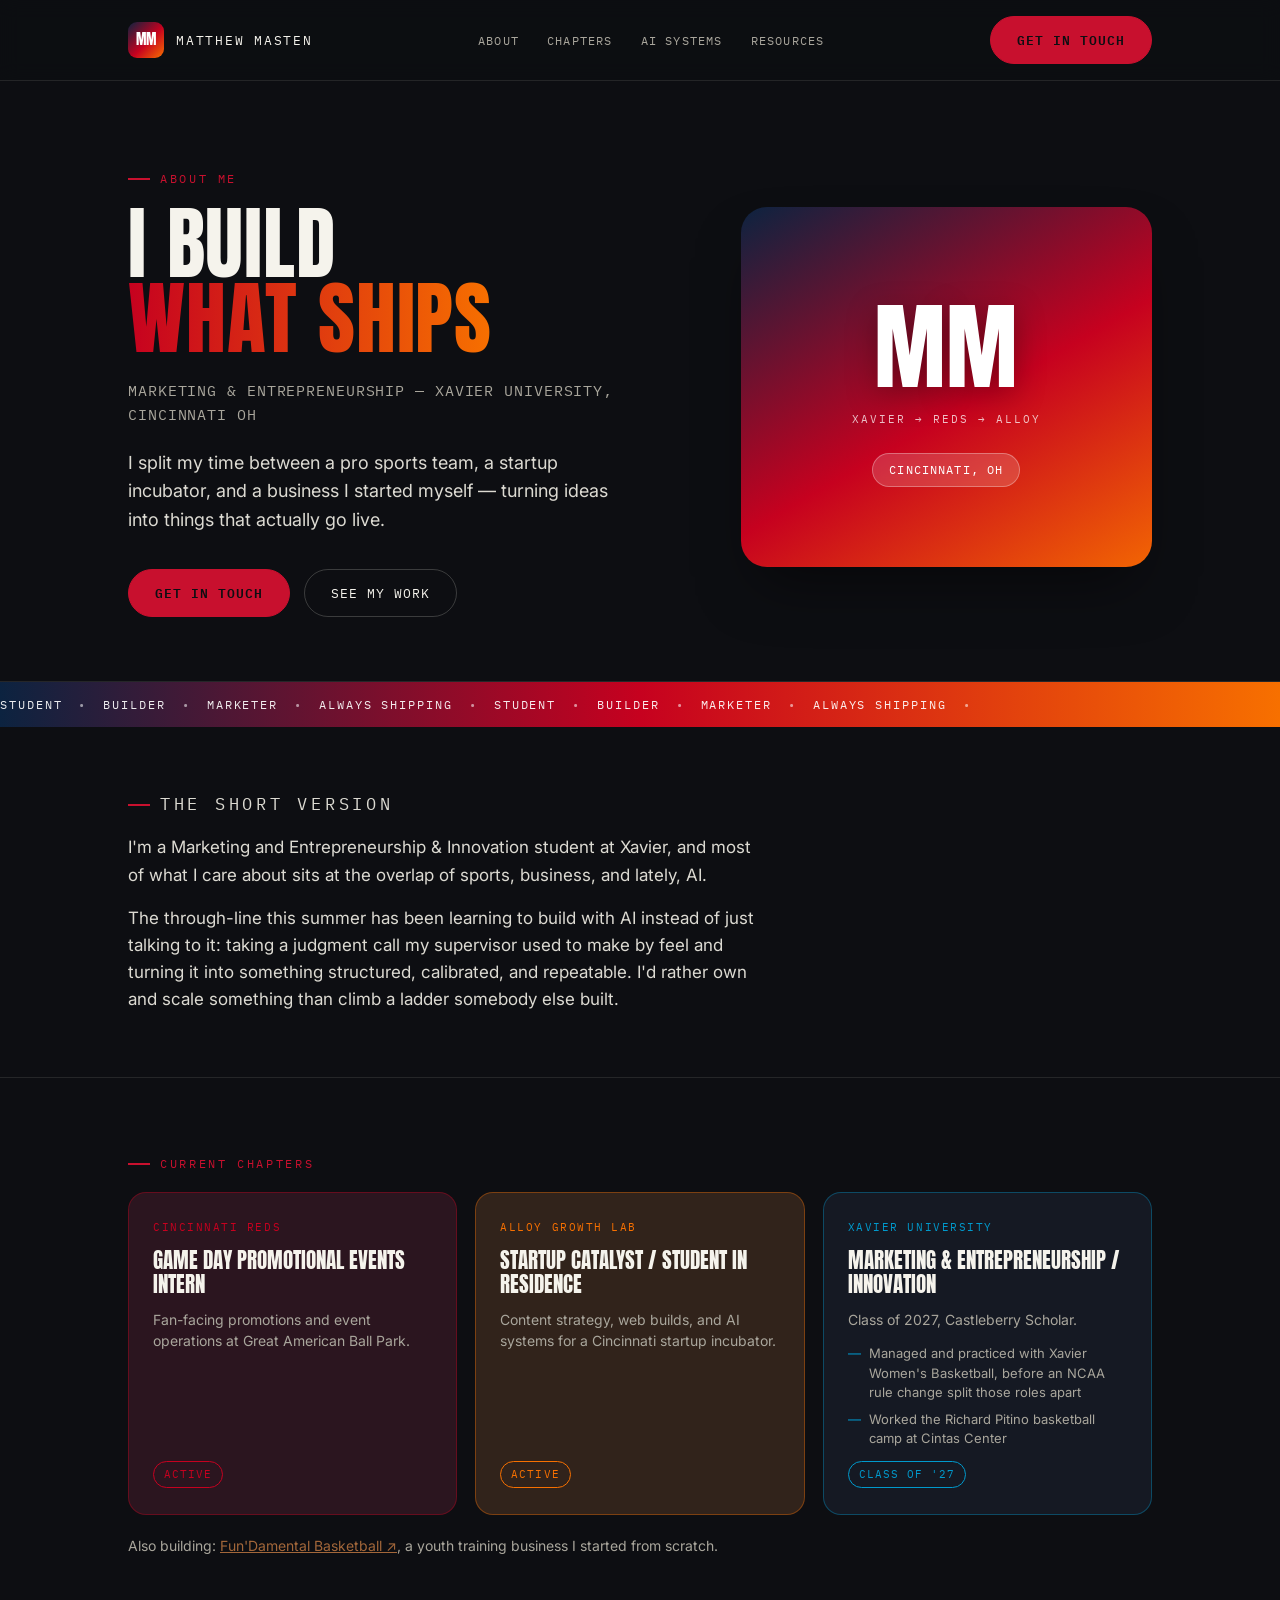
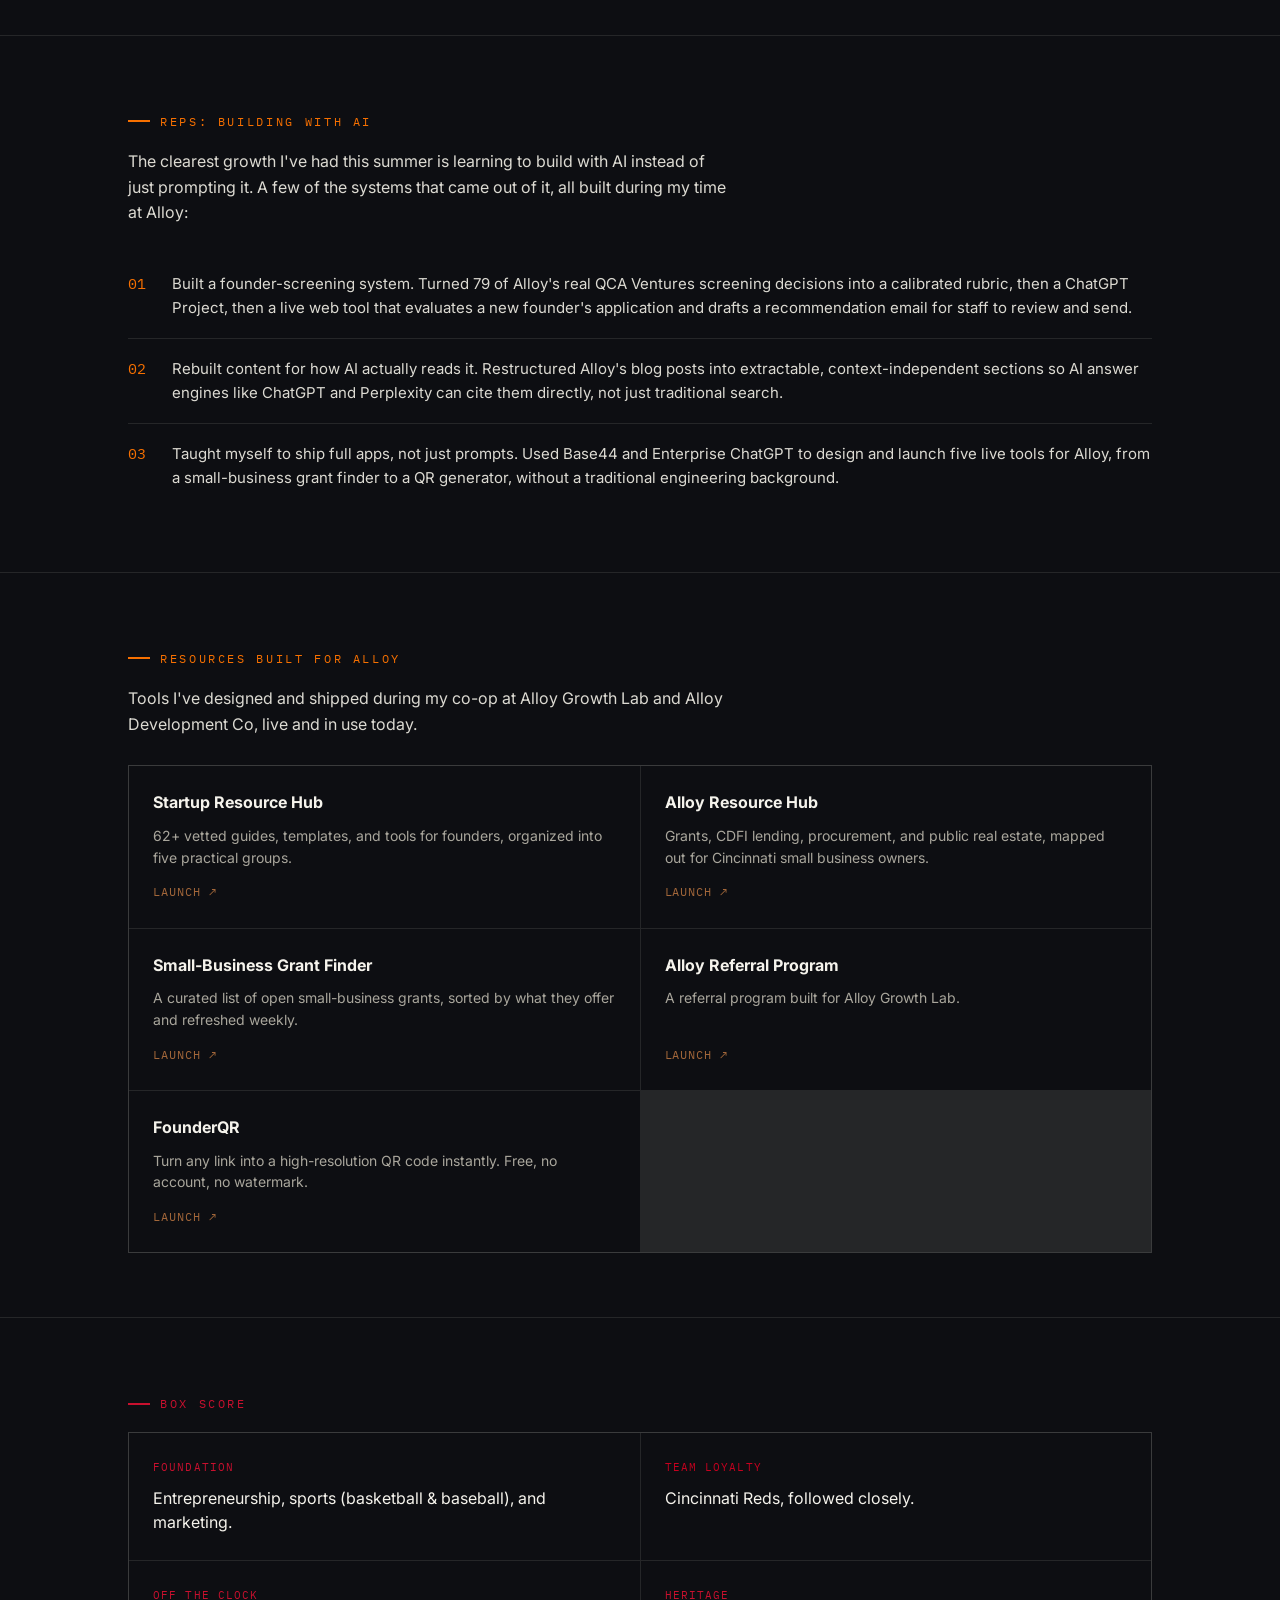
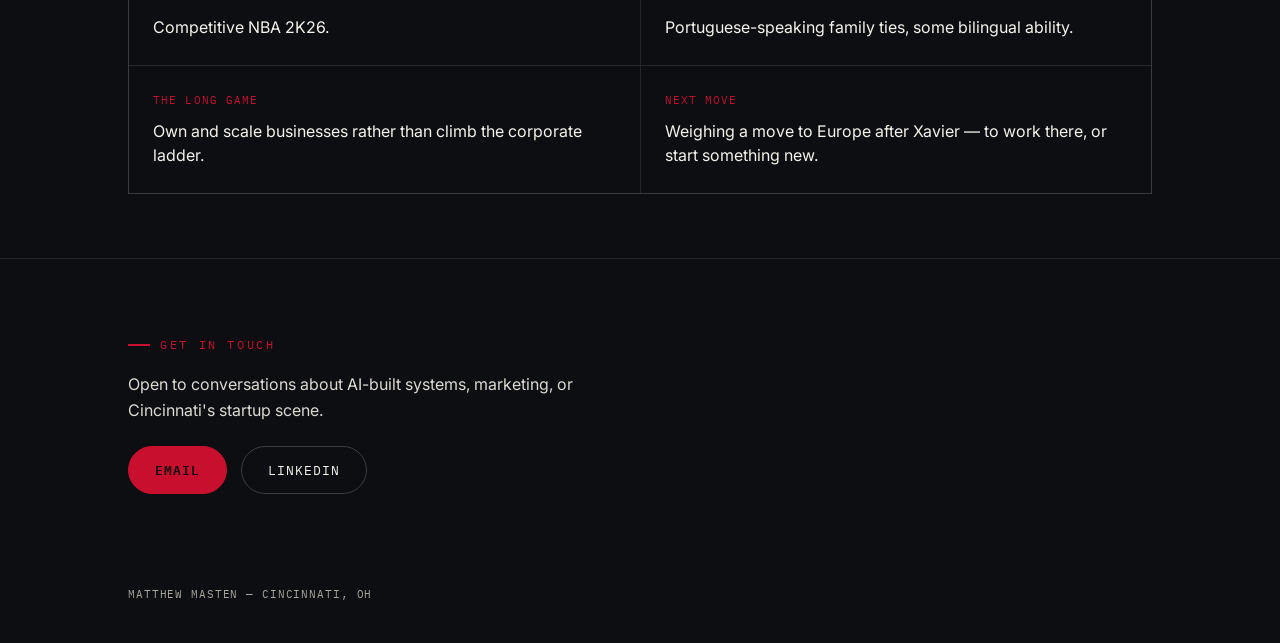
<file: index-2.html>
<!DOCTYPE html>
<html lang="en">
<head>
<meta charset="UTF-8">
<meta name="viewport" content="width=device-width, initial-scale=1.0">
<title>Matthew Masten</title>
<link rel="preconnect" href="https://fonts.googleapis.com">
<link rel="preconnect" href="https://fonts.gstatic.com" crossorigin>
<link href="https://fonts.googleapis.com/css2?family=Anton&family=Inter:wght@400;500;600;700;800&family=IBM+Plex+Mono:wght@400;500;600&display=swap" rel="stylesheet">
<style>
  :root{
    --ink:#0d0e12;
    --ink-2:#16181f;
    --chalk:#f5f3ec;
    --chalk-dim:#a9a69c;
    --line:rgba(245,243,236,0.10);
    --line-strong:rgba(245,243,236,0.20);

    --scarlet:#c8102e;
    --wood:#a3673a;

    /* org palettes, verified against each org's own brand colors */
    --reds:#c6011f;
    --alloy:#f77000;
    --xu:#0099cc;
    --xu-navy:#0c2340;

    --accent:var(--scarlet);
    --accent-bg:var(--scarlet);
  }

  *{box-sizing:border-box;}
  html{scroll-behavior:smooth;}
  @media (prefers-reduced-motion: reduce){
    html{scroll-behavior:auto;}
    *{animation-duration:0.001ms !important; animation-iteration-count:1 !important; transition-duration:0.001ms !important;}
    .marquee-track{animation:none !important; transform:none !important;}
  }

  body{
    margin:0;
    background:var(--ink);
    color:var(--chalk);
    font-family:'Inter',system-ui,sans-serif;
    line-height:1.6;
    -webkit-font-smoothing:antialiased;
  }

  a{color:var(--chalk);}
  a:focus-visible, button:focus-visible{
    outline:2px solid var(--accent);
    outline-offset:3px;
    border-radius:2px;
  }

  .wrap{max-width:1080px; margin:0 auto; padding:0 28px;}

  .eyebrow{
    font-family:'IBM Plex Mono',monospace;
    font-size:12px;
    letter-spacing:0.22em;
    text-transform:uppercase;
    color:var(--accent);
    display:flex; align-items:center; gap:10px;
    margin-bottom:18px;
  }
  .eyebrow::before{content:""; width:22px; height:2px; background:var(--accent); display:inline-block;}

  /* ---------- BUTTONS ---------- */
  .btn{
    display:inline-flex; align-items:center; gap:8px;
    padding:13px 26px;
    border-radius:999px;
    font-family:'IBM Plex Mono',monospace;
    font-size:12.5px;
    letter-spacing:0.08em;
    text-transform:uppercase;
    text-decoration:none;
    transition:transform 0.15s ease, background 0.15s ease, border-color 0.15s ease;
    white-space:nowrap;
  }
  .btn-filled{background:var(--accent); color:#0d0e12; border:1px solid var(--accent); font-weight:600;}
  .btn-filled:hover{transform:translateY(-2px); filter:brightness(1.08);}
  .btn-outline{background:transparent; color:var(--chalk); border:1px solid var(--line-strong);}
  .btn-outline:hover{border-color:var(--chalk); transform:translateY(-2px);}

  /* ---------- NAV ---------- */
  .nav{
    position:sticky; top:0; z-index:50;
    background:rgba(13,14,18,0.86);
    backdrop-filter:blur(10px);
    border-bottom:1px solid var(--line);
  }
  .nav .wrap{display:flex; align-items:center; justify-content:space-between; padding-top:16px; padding-bottom:16px; gap:20px;}
  .nav-id{display:flex; align-items:center; gap:12px; text-decoration:none;}
  .nav-badge{
    width:36px; height:36px; border-radius:9px;
    background:linear-gradient(135deg, var(--xu-navy) 0%, var(--reds) 55%, var(--alloy) 100%);
    display:flex; align-items:center; justify-content:center;
    font-family:'Anton',sans-serif; font-size:14px; color:#fff; letter-spacing:0.02em;
    flex-shrink:0;
  }
  .nav-name{font-family:'IBM Plex Mono',monospace; font-size:12.5px; letter-spacing:0.14em; text-transform:uppercase; color:var(--chalk);}
  .nav-links{display:flex; align-items:center; gap:28px; list-style:none; margin:0; padding:0;}
  .nav-links a{
    font-family:'IBM Plex Mono',monospace; font-size:12px; letter-spacing:0.1em; text-transform:uppercase;
    color:var(--chalk-dim); text-decoration:none; transition:color 0.15s ease;
  }
  .nav-links a:hover{color:var(--chalk);}
  .nav-right{display:flex; align-items:center; gap:26px;}
  @media (max-width:760px){ .nav-links{display:none;} }

  /* ---------- HERO ---------- */
  .hero{padding:76px 0 0; border-bottom:1px solid var(--line);}
  .hero-grid{
    display:grid; grid-template-columns:1.15fr 0.85fr; gap:56px; align-items:center;
    padding-bottom:64px;
  }
  @media (max-width:860px){ .hero-grid{grid-template-columns:1fr; gap:44px;} }

  .hero h1{
    font-family:'Anton',sans-serif; font-weight:400; text-transform:uppercase;
    font-size:clamp(44px,7vw,80px); line-height:0.94; letter-spacing:0.01em;
    margin:0 0 22px;
    opacity:0; animation:riseIn 0.7s ease-out 0.1s forwards;
  }
  .hero h1 .grad{
    background:linear-gradient(90deg, var(--reds), var(--alloy));
    -webkit-background-clip:text; background-clip:text; color:transparent;
  }
  .hero .tagline{
    font-family:'IBM Plex Mono',monospace; font-size:clamp(13px,1.5vw,15px);
    letter-spacing:0.06em; text-transform:uppercase; color:var(--chalk-dim);
    margin:0 0 22px;
    opacity:0; animation:riseIn 0.7s ease-out 0.26s forwards;
  }
  .hero p.desc{
    max-width:480px; font-size:clamp(16px,1.8vw,18px); color:#dcdad2; margin:0 0 34px;
    opacity:0; animation:riseIn 0.7s ease-out 0.4s forwards;
  }
  .hero .cta-row{
    display:flex; gap:14px; flex-wrap:wrap;
    opacity:0; animation:riseIn 0.7s ease-out 0.54s forwards;
  }
  @keyframes riseIn{ from{opacity:0; transform:translateY(14px);} to{opacity:1; transform:translateY(0);} }

  .hero-card{
    border-radius:26px;
    background:linear-gradient(150deg, var(--xu-navy) 0%, var(--reds) 55%, var(--alloy) 105%);
    padding:40px 28px 28px;
    min-height:360px;
    display:flex; flex-direction:column; align-items:center; justify-content:center; gap:16px;
    position:relative;
    box-shadow:0 30px 60px -20px rgba(0,0,0,0.55);
  }
  .hero-card .initials{
    font-family:'Anton',sans-serif; font-size:96px; color:#fff; line-height:1;
    text-shadow:0 8px 30px rgba(0,0,0,0.35);
  }
  .hero-card .path{
    font-family:'IBM Plex Mono',monospace; font-size:11px; letter-spacing:0.18em;
    text-transform:uppercase; color:rgba(255,255,255,0.75);
  }
  .hero-card .locale{
    margin-top:8px;
    font-family:'IBM Plex Mono',monospace; font-size:11.5px; letter-spacing:0.1em; text-transform:uppercase;
    color:#fff; background:rgba(255,255,255,0.16); border:1px solid rgba(255,255,255,0.3);
    padding:7px 16px; border-radius:999px; backdrop-filter:blur(4px);
  }

  /* ---------- MARQUEE ---------- */
  .marquee{
    overflow:hidden;
    background:linear-gradient(90deg, var(--xu-navy), var(--reds), var(--alloy));
    padding:13px 0;
  }
  .marquee-track{
    display:flex; width:max-content; gap:16px;
    animation:scrollMarquee 26s linear infinite;
    font-family:'IBM Plex Mono',monospace; font-size:12px; letter-spacing:0.16em; text-transform:uppercase; color:#fff;
    white-space:nowrap;
  }
  .marquee-track span{opacity:0.92;}
  .marquee-track span.sep{opacity:0.55;}
  @keyframes scrollMarquee{ from{transform:translateX(0);} to{transform:translateX(-50%);} }

  /* ---------- SECTIONS ---------- */
  section{padding:64px 0; border-bottom:1px solid var(--line);}
  section:last-of-type{border-bottom:none;}

  .report p{font-size:17px; max-width:640px; color:#dcdad2; margin:0 0 16px;}
  .report p:last-child{margin-bottom:0;}

  /* ---------- CHAPTERS ---------- */
  .chapters-intro{font-size:16px; color:#dcdad2; max-width:600px; margin:0 0 32px;}
  .chapter-grid{display:grid; grid-template-columns:repeat(3,1fr); gap:18px;}
  @media (max-width:860px){ .chapter-grid{grid-template-columns:1fr;} }
  .chapter-card{
    border-radius:18px; padding:26px 24px;
    background:color-mix(in srgb, var(--accent-bg) 12%, var(--ink-2));
    border:1px solid color-mix(in srgb, var(--accent) 38%, transparent);
    display:flex; flex-direction:column; gap:12px;
  }
  .chapter-card .org{font-family:'IBM Plex Mono',monospace; font-size:11px; letter-spacing:0.14em; text-transform:uppercase; color:var(--accent);}
  .chapter-card h3{font-family:'Anton',sans-serif; text-transform:uppercase; font-weight:400; font-size:21px; line-height:1.15; margin:0; color:var(--chalk);}
  .chapter-card .focus{font-size:14px; color:var(--chalk-dim); line-height:1.55; margin:0;}
  .chapter-card .sub-list{list-style:none; margin:2px 0 0; padding:0; display:flex; flex-direction:column; gap:7px;}
  .chapter-card .sub-list li{font-size:13px; color:var(--chalk-dim); display:flex; gap:8px; line-height:1.5;}
  .chapter-card .sub-list li::before{content:"—"; color:var(--accent); flex-shrink:0;}
  .chapter-card .status{
    align-self:flex-start; margin-top:auto; padding-top:4px;
    font-family:'IBM Plex Mono',monospace; font-size:10.5px; letter-spacing:0.1em; text-transform:uppercase;
    color:var(--accent); border:1px solid var(--accent); padding:4px 10px; border-radius:999px; display:inline-block;
  }
  .also-building{
    margin-top:20px; font-size:14px; color:var(--chalk-dim);
  }
  .also-building a{color:var(--wood); text-decoration-color:var(--wood);}

  /* ---------- HIGHLIGHTS / NUMBERED LISTS ---------- */
  .highlights{list-style:none; margin:0; padding:0; display:flex; flex-direction:column; gap:0;}
  .highlights li{display:flex; gap:20px; padding:18px 0; border-bottom:1px solid var(--line); font-size:15px; color:#dcdad2;}
  .highlights li:last-child{border-bottom:none;}
  .highlights .mark{font-family:'IBM Plex Mono',monospace; color:var(--accent); flex-shrink:0; width:24px;}

  /* ---------- BOX SCORE GRID ---------- */
  .box-score{display:grid; grid-template-columns:repeat(2,1fr); gap:1px; background:var(--line); border:1px solid var(--line);}
  .stat-card{background:var(--ink); padding:26px 24px;}
  .stat-card .label{font-family:'IBM Plex Mono',monospace; font-size:11px; letter-spacing:0.1em; text-transform:uppercase; color:var(--accent); margin-bottom:10px;}
  .stat-card .value{font-size:16px; color:var(--chalk); line-height:1.5;}
  @media (max-width:640px){ .box-score{grid-template-columns:1fr;} }

  /* ---------- RESOURCES ---------- */
  .resources-intro{font-size:16px; color:#dcdad2; max-width:600px; margin:0 0 28px;}
  .resource-grid{display:grid; grid-template-columns:repeat(2,1fr); gap:1px; background:var(--line); border:1px solid var(--line);}
  .resource-card{
    display:flex; flex-direction:column; gap:12px; background:var(--ink); padding:26px 24px;
    text-decoration:none; color:inherit; transition:background 0.15s ease;
  }
  .resource-card:hover{background:var(--ink-2);}
  .resource-card:hover .launch{color:var(--accent);}
  .resource-card .title{font-weight:700; font-size:16px; color:var(--chalk); line-height:1.3;}
  .resource-card .blurb{font-size:14px; color:var(--chalk-dim); line-height:1.55; flex-grow:1;}
  .resource-card .launch{font-family:'IBM Plex Mono',monospace; font-size:12px; letter-spacing:0.08em; text-transform:uppercase; color:var(--wood); margin-top:2px;}
  @media (max-width:640px){ .resource-grid{grid-template-columns:1fr;} }

  /* ---------- CONTACT ---------- */
  .contact-row{display:flex; flex-wrap:wrap; gap:14px; margin-top:22px;}

  footer{
    padding:28px 0 40px; font-family:'IBM Plex Mono',monospace; font-size:11px;
    letter-spacing:0.08em; text-transform:uppercase; color:var(--chalk-dim);
  }
</style>
</head>
<body>

  <nav class="nav">
    <div class="wrap">
      <a class="nav-id" href="#top">
        <span class="nav-badge">MM</span>
        <span class="nav-name">Matthew Masten</span>
      </a>
      <ul class="nav-links">
        <li><a href="#about">About</a></li>
        <li><a href="#chapters">Chapters</a></li>
        <li><a href="#ai">AI Systems</a></li>
        <li><a href="#resources">Resources</a></li>
      </ul>
      <div class="nav-right">
        <a class="btn btn-filled" href="#contact">Get In Touch</a>
      </div>
    </div>
  </nav>

  <header class="hero" id="top">
    <div class="wrap">
      <div class="hero-grid">
        <div class="hero-copy">
          <p class="eyebrow">About Me</p>
          <h1>I Build<br><span class="grad">What Ships</span></h1>
          <p class="tagline">Marketing &amp; Entrepreneurship — Xavier University, Cincinnati OH</p>
          <p class="desc">I split my time between a pro sports team, a startup incubator, and a business I started myself — turning ideas into things that actually go live.</p>
          <div class="cta-row">
            <a class="btn btn-filled" href="#contact">Get In Touch</a>
            <a class="btn btn-outline" href="#chapters">See My Work</a>
          </div>
        </div>
        <div class="hero-card">
          <div class="initials">MM</div>
          <div class="path">Xavier &rarr; Reds &rarr; Alloy</div>
          <div class="locale">Cincinnati, OH</div>
        </div>
      </div>
    </div>
  </header>

  <div class="marquee" aria-hidden="true">
    <div class="marquee-track">
      <span>Student</span><span class="sep">•</span><span>Builder</span><span class="sep">•</span><span>Marketer</span><span class="sep">•</span><span>Always Shipping</span><span class="sep">•</span>
      <span>Student</span><span class="sep">•</span><span>Builder</span><span class="sep">•</span><span>Marketer</span><span class="sep">•</span><span>Always Shipping</span><span class="sep">•</span>
    </div>
  </div>

  <main>
    <section class="report" id="about">
      <div class="wrap">
        <p class="eyebrow">The Short Version</p>
        <p>I'm a Marketing and Entrepreneurship &amp; Innovation student at Xavier, and most of what I care about sits at the overlap of sports, business, and lately, AI.</p>
        <p>The through-line this summer has been learning to build with AI instead of just talking to it: taking a judgment call my supervisor used to make by feel and turning it into something structured, calibrated, and repeatable. I'd rather own and scale something than climb a ladder somebody else built.</p>
      </div>
    </section>

    <section class="chapters" id="chapters">
      <div class="wrap">
        <p class="eyebrow">Current Chapters</p>
        <div class="chapter-grid">
          <div class="chapter-card theme-reds" style="--accent:var(--reds); --accent-bg:var(--reds);">
            <div class="org">Cincinnati Reds</div>
            <h3>Game Day Promotional Events Intern</h3>
            <p class="focus">Fan-facing promotions and event operations at Great American Ball Park.</p>
            <span class="status">Active</span>
          </div>
          <div class="chapter-card theme-alloy" style="--accent:var(--alloy); --accent-bg:var(--alloy);">
            <div class="org">Alloy Growth Lab</div>
            <h3>Startup Catalyst / Student in Residence</h3>
            <p class="focus">Content strategy, web builds, and AI systems for a Cincinnati startup incubator.</p>
            <span class="status">Active</span>
          </div>
          <div class="chapter-card theme-xu" style="--accent:var(--xu); --accent-bg:var(--xu-navy);">
            <div class="org">Xavier University</div>
            <h3>Marketing &amp; Entrepreneurship / Innovation</h3>
            <p class="focus">Class of 2027, Castleberry Scholar.</p>
            <ul class="sub-list">
              <li>Managed and practiced with Xavier Women's Basketball, before an NCAA rule change split those roles apart</li>
              <li>Worked the Richard Pitino basketball camp at Cintas Center</li>
            </ul>
            <span class="status">Class of '27</span>
          </div>
        </div>
        <p class="also-building">Also building: <a href="https://fundamental-basketball.com" target="_blank" rel="noopener">Fun'Damental Basketball ↗</a>, a youth training business I started from scratch.</p>
      </div>
    </section>

    <section class="ai-systems theme-alloy" id="ai" style="--accent:var(--alloy);">
      <div class="wrap">
        <p class="eyebrow">Reps: Building With AI</p>
        <p class="resources-intro">The clearest growth I've had this summer is learning to build with AI instead of just prompting it. A few of the systems that came out of it, all built during my time at Alloy:</p>
        <ul class="highlights">
          <li><span class="mark">01</span>Built a founder-screening system. Turned 79 of Alloy's real QCA Ventures screening decisions into a calibrated rubric, then a ChatGPT Project, then a live web tool that evaluates a new founder's application and drafts a recommendation email for staff to review and send.</li>
          <li><span class="mark">02</span>Rebuilt content for how AI actually reads it. Restructured Alloy's blog posts into extractable, context-independent sections so AI answer engines like ChatGPT and Perplexity can cite them directly, not just traditional search.</li>
          <li><span class="mark">03</span>Taught myself to ship full apps, not just prompts. Used Base44 and Enterprise ChatGPT to design and launch five live tools for Alloy, from a small-business grant finder to a QR generator, without a traditional engineering background.</li>
        </ul>
      </div>
    </section>

    <section class="resources theme-alloy" id="resources" style="--accent:var(--alloy);">
      <div class="wrap">
        <p class="eyebrow">Resources Built for Alloy</p>
        <p class="resources-intro">Tools I've designed and shipped during my co-op at Alloy Growth Lab and Alloy Development Co, live and in use today.</p>
        <div class="resource-grid">
          <a class="resource-card" href="https://startup-resource-hub-alloy-growth-c6f85c68.base44.app" target="_blank" rel="noopener">
            <div class="title">Startup Resource Hub</div>
            <div class="blurb">62+ vetted guides, templates, and tools for founders, organized into five practical groups.</div>
            <div class="launch">Launch ↗</div>
          </a>
          <a class="resource-card" href="https://alloy-dev-co-small-business-hub.base44.app" target="_blank" rel="noopener">
            <div class="title">Alloy Resource Hub</div>
            <div class="blurb">Grants, CDFI lending, procurement, and public real estate, mapped out for Cincinnati small business owners.</div>
            <div class="launch">Launch ↗</div>
          </a>
          <a class="resource-card" href="https://small-business-grant-finder-14bb74f6.base44.app" target="_blank" rel="noopener">
            <div class="title">Small-Business Grant Finder</div>
            <div class="blurb">A curated list of open small-business grants, sorted by what they offer and refreshed weekly.</div>
            <div class="launch">Launch ↗</div>
          </a>
          <a class="resource-card" href="https://alloy-referral-program-0e86e8dd.base44.app" target="_blank" rel="noopener">
            <div class="title">Alloy Referral Program</div>
            <div class="blurb">A referral program built for Alloy Growth Lab.</div>
            <div class="launch">Launch ↗</div>
          </a>
          <a class="resource-card" href="https://meteoric-quick-link-scan.base44.app" target="_blank" rel="noopener">
            <div class="title">FounderQR</div>
            <div class="blurb">Turn any link into a high-resolution QR code instantly. Free, no account, no watermark.</div>
            <div class="launch">Launch ↗</div>
          </a>
        </div>
      </div>
    </section>

    <section class="box-score-section">
      <div class="wrap">
        <p class="eyebrow">Box Score</p>
        <div class="box-score">
          <div class="stat-card">
            <div class="label">Foundation</div>
            <div class="value">Entrepreneurship, sports (basketball &amp; baseball), and marketing.</div>
          </div>
          <div class="stat-card" style="--accent:var(--reds);">
            <div class="label">Team Loyalty</div>
            <div class="value">Cincinnati Reds, followed closely.</div>
          </div>
          <div class="stat-card">
            <div class="label">Off the Clock</div>
            <div class="value">Competitive NBA 2K26.</div>
          </div>
          <div class="stat-card">
            <div class="label">Heritage</div>
            <div class="value">Portuguese-speaking family ties, some bilingual ability.</div>
          </div>
          <div class="stat-card">
            <div class="label">The Long Game</div>
            <div class="value">Own and scale businesses rather than climb the corporate ladder.</div>
          </div>
          <div class="stat-card">
            <div class="label">Next Move</div>
            <div class="value">Weighing a move to Europe after Xavier — to work there, or start something new.</div>
          </div>
        </div>
      </div>
    </section>

    <section class="contact" id="contact">
      <div class="wrap">
        <p class="eyebrow">Get In Touch</p>
        <p style="max-width:520px;color:#dcdad2;font-size:16px;margin:0;">Open to conversations about AI-built systems, marketing, or Cincinnati's startup scene.</p>
        <div class="contact-row">
          <a class="btn btn-filled" href="mailto:mzm8805@gmail.com">Email</a>
          <a class="btn btn-outline" href="https://www.linkedin.com/in/masten-matthew" target="_blank" rel="noopener">LinkedIn</a>
        </div>
      </div>
    </section>
  </main>

  <footer>
    <div class="wrap">Matthew Masten — Cincinnati, OH</div>
  </footer>

</body>
</html>
</file>
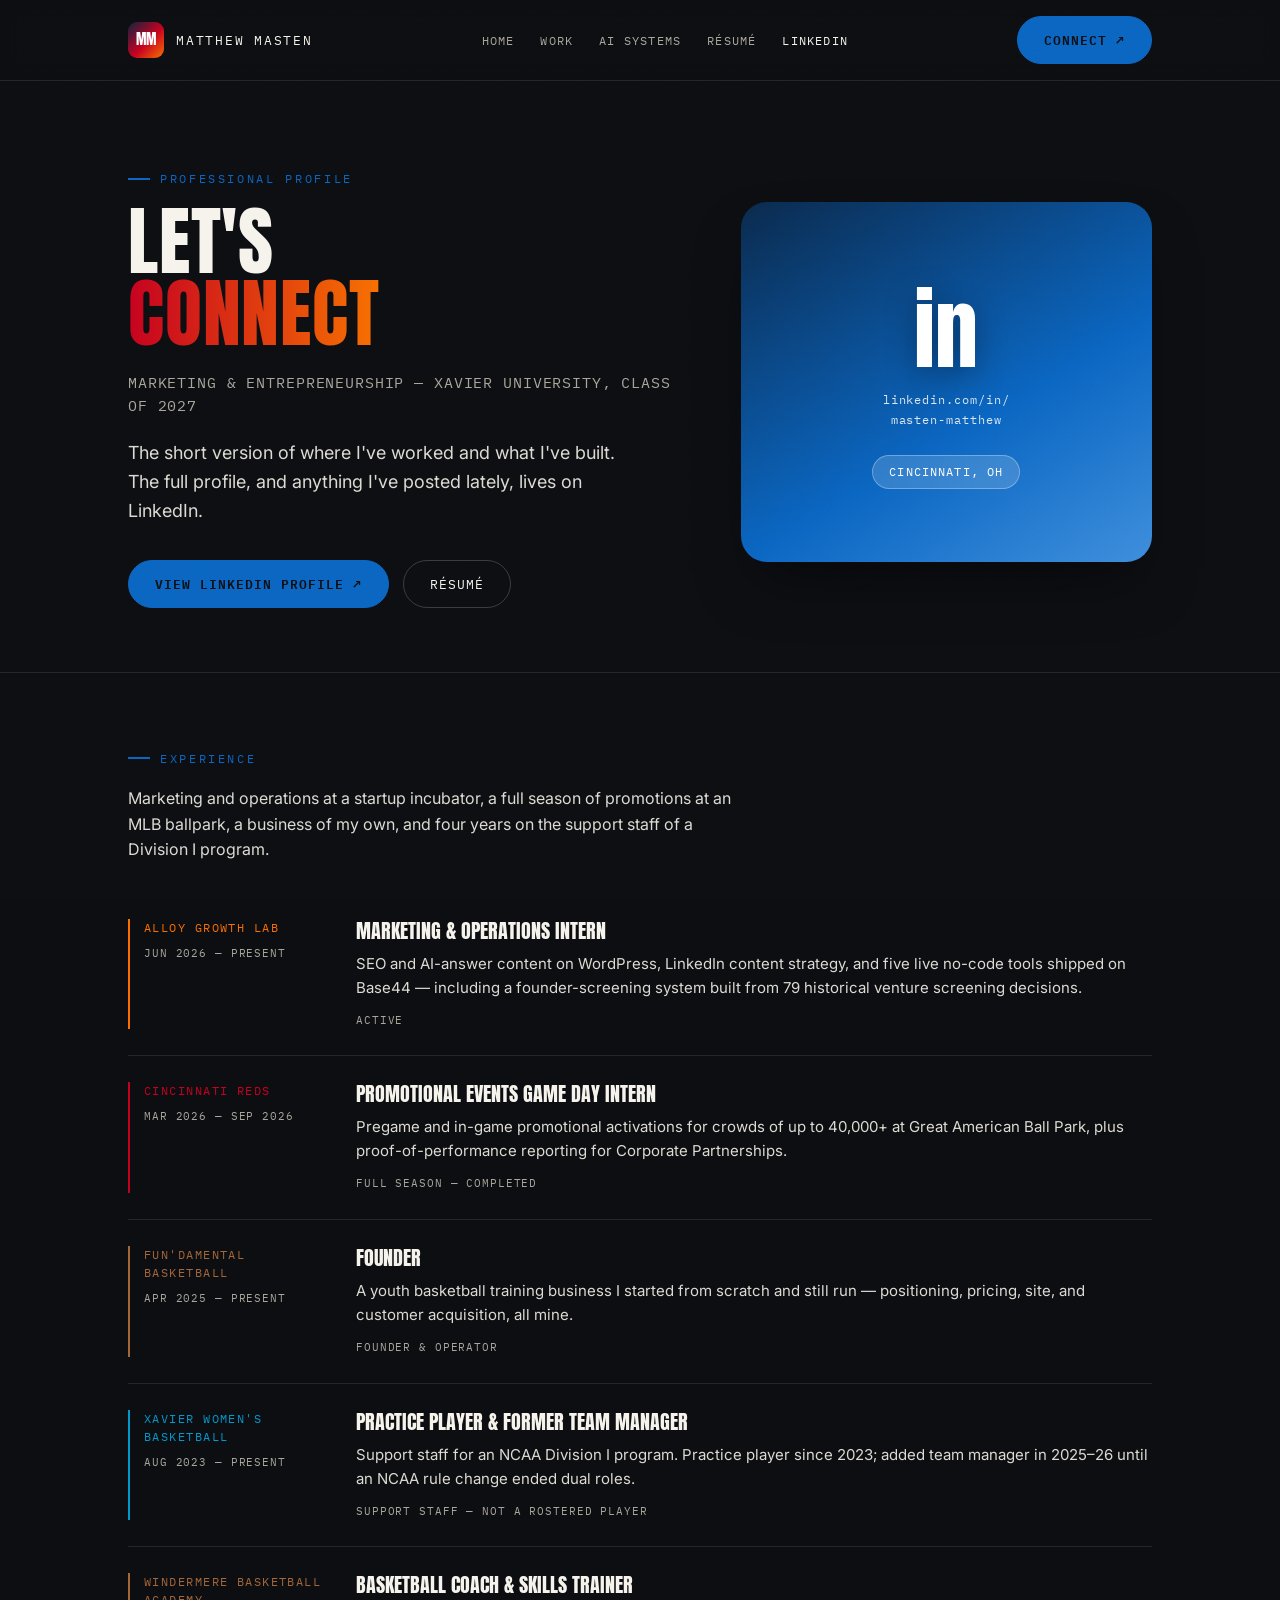
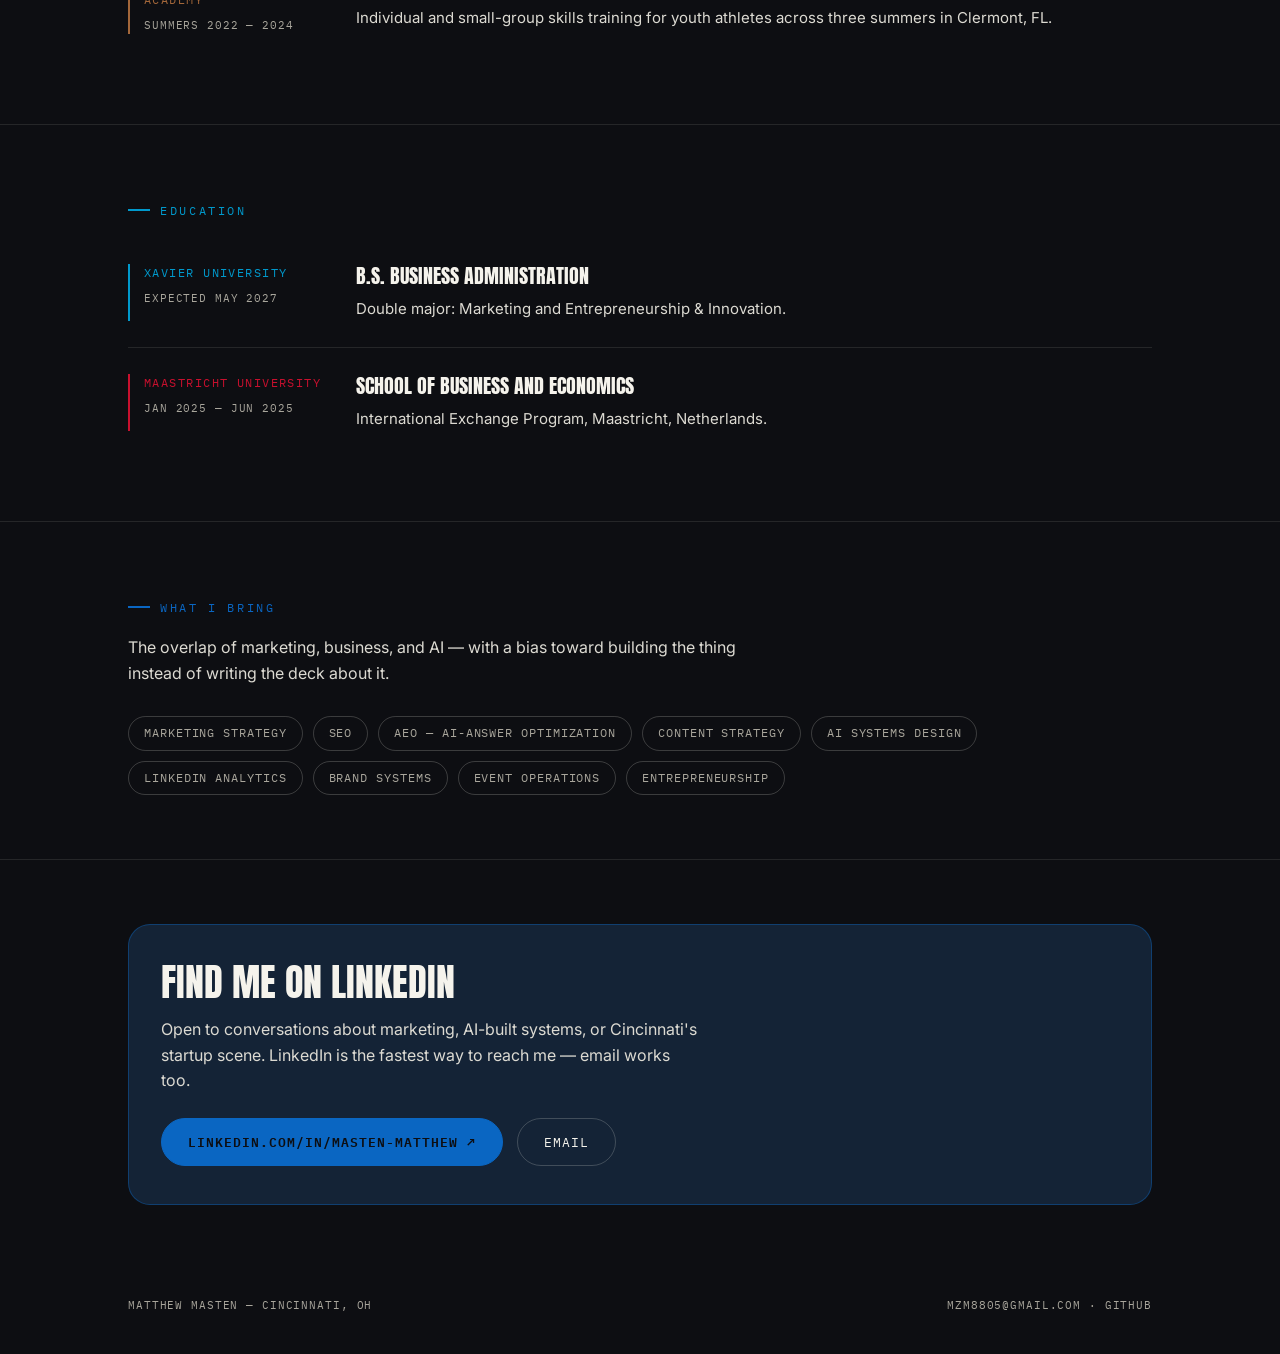
<file: linkedin.html>
<!DOCTYPE html>
<html lang="en">
<head>
<meta charset="UTF-8">
<meta name="viewport" content="width=device-width, initial-scale=1.0">

<title>Matthew Masten — LinkedIn | Marketing &amp; Entrepreneurship, Xavier University</title>
<meta name="description" content="Matthew Masten's professional profile — Alloy Growth Lab, Cincinnati Reds, Fun'Damental Basketball, Xavier University. Connect on LinkedIn.">
<link rel="canonical" href="https://mmasten49.github.io/linkedin.html">
<meta name="author" content="Matthew Masten">
<meta name="theme-color" content="#0d0e12">

<meta property="og:type" content="profile">
<meta property="og:site_name" content="Matthew Masten">
<meta property="og:title" content="Matthew Masten — LinkedIn">
<meta property="og:description" content="Marketing &amp; Operations Intern at Alloy Growth Lab. Cincinnati Reds promotions. Founder, Fun'Damental Basketball. Xavier University, Class of 2027.">
<meta property="og:url" content="https://mmasten49.github.io/linkedin.html">
<meta property="og:image" content="https://mmasten49.github.io/og-image.png">
<meta property="og:image:width" content="1200">
<meta property="og:image:height" content="630">
<meta name="twitter:card" content="summary_large_image">
<meta name="twitter:title" content="Matthew Masten — LinkedIn">
<meta name="twitter:description" content="Marketing &amp; Operations Intern at Alloy Growth Lab. Xavier University, Class of 2027.">
<meta name="twitter:image" content="https://mmasten49.github.io/og-image.png">

<link rel="icon" href="data:image/svg+xml,%3Csvg xmlns='http://www.w3.org/2000/svg' viewBox='0 0 64 64'%3E%3Cdefs%3E%3ClinearGradient id='g' x1='0' y1='0' x2='1' y2='1'%3E%3Cstop offset='0' stop-color='%230c2340'/%3E%3Cstop offset='0.55' stop-color='%23c6011f'/%3E%3Cstop offset='1' stop-color='%23f77000'/%3E%3C/linearGradient%3E%3C/defs%3E%3Crect width='64' height='64' rx='14' fill='url(%23g)'/%3E%3Ctext x='32' y='43' font-family='Arial Black,Arial,sans-serif' font-size='27' font-weight='900' fill='%23fff' text-anchor='middle'%3EMM%3C/text%3E%3C/svg%3E">

<link rel="preconnect" href="https://fonts.googleapis.com">
<link rel="preconnect" href="https://fonts.gstatic.com" crossorigin>
<link href="https://fonts.googleapis.com/css2?family=Anton&family=Inter:wght@400;500;600;700;800&family=IBM+Plex+Mono:wght@400;500;600&display=swap" rel="stylesheet">
<link rel="stylesheet" href="/style.css">
<style>:root{--accent:var(--linkedin); --accent-bg:var(--linkedin);}</style>
</head>
<body>

  <div class="grain" aria-hidden="true"></div>
  <a class="skip" href="#main">Skip to content</a>

  <nav class="nav">
    <div class="wrap">
      <a class="nav-id" href="/index.html">
        <span class="nav-badge">MM</span>
        <span class="nav-name">Matthew Masten</span>
      </a>
      <ul class="nav-links">
        <li><a href="/index.html">Home</a></li>
        <li><a href="/index.html#work">Work</a></li>
        <li><a href="/index.html#systems">AI Systems</a></li>
        <li><a href="/resume.html">Résumé</a></li>
        <li><a href="/linkedin.html" aria-current="page">LinkedIn</a></li>
      </ul>
      <div class="nav-right">
        <a class="btn btn-filled" href="https://www.linkedin.com/in/masten-matthew" target="_blank" rel="noopener">Connect &#8599;</a>
      </div>
    </div>
  </nav>

  <header class="hero" id="top">
    <div class="wrap">
      <div class="hero-grid">
        <div class="hero-copy">
          <p class="eyebrow">Professional Profile</p>
          <h1>Let's<br><span class="grad">Connect</span></h1>
          <p class="tagline">Marketing &amp; Entrepreneurship — Xavier University, Class of 2027</p>
          <p class="desc">The short version of where I've worked and what I've built. The full profile, and anything I've posted lately, lives on LinkedIn.</p>
          <div class="cta-row">
            <a class="btn btn-filled" href="https://www.linkedin.com/in/masten-matthew" target="_blank" rel="noopener">View LinkedIn Profile &#8599;</a>
            <a class="btn btn-outline" href="/resume.html">Résumé</a>
          </div>
        </div>
        <div class="hero-card in-card">
          <div class="in-mark">in</div>
          <div class="handle">linkedin.com/in/<br>masten-matthew</div>
          <div class="locale">Cincinnati, OH</div>
        </div>
      </div>
    </div>
  </header>

  <main id="main">
    <section id="experience">
      <div class="wrap">
        <p class="eyebrow">Experience</p>
        <p class="lede">Marketing and operations at a startup incubator, a full season of promotions at an MLB ballpark, a business of my own, and four years on the support staff of a Division I program.</p>
        <ul class="timeline">
          <li style="--role-accent:var(--alloy);">
            <div class="org">Alloy Growth Lab<span class="when">Jun 2026 — Present</span></div>
            <div class="role">
              <h3>Marketing &amp; Operations Intern</h3>
              <p>SEO and AI-answer content on WordPress, LinkedIn content strategy, and five live no-code tools shipped on Base44 — including a founder-screening system built from 79 historical venture screening decisions.</p>
              <div class="meta">Active</div>
            </div>
          </li>
          <li style="--role-accent:var(--reds);">
            <div class="org">Cincinnati Reds<span class="when">Mar 2026 — Sep 2026</span></div>
            <div class="role">
              <h3>Promotional Events Game Day Intern</h3>
              <p>Pregame and in-game promotional activations for crowds of up to 40,000+ at Great American Ball Park, plus proof-of-performance reporting for Corporate Partnerships.</p>
              <div class="meta">Full season — completed</div>
            </div>
          </li>
          <li style="--role-accent:var(--wood);">
            <div class="org">Fun'Damental Basketball<span class="when">Apr 2025 — Present</span></div>
            <div class="role">
              <h3>Founder</h3>
              <p>A youth basketball training business I started from scratch and still run — positioning, pricing, site, and customer acquisition, all mine.</p>
              <div class="meta">Founder &amp; Operator</div>
            </div>
          </li>
          <li style="--role-accent:var(--xu);">
            <div class="org">Xavier Women's Basketball<span class="when">Aug 2023 — Present</span></div>
            <div class="role">
              <h3>Practice Player &amp; Former Team Manager</h3>
              <p>Support staff for an NCAA Division I program. Practice player since 2023; added team manager in 2025–26 until an NCAA rule change ended dual roles.</p>
              <div class="meta">Support staff — not a rostered player</div>
            </div>
          </li>
          <li style="--role-accent:var(--wood);">
            <div class="org">Windermere Basketball Academy<span class="when">Summers 2022 — 2024</span></div>
            <div class="role">
              <h3>Basketball Coach &amp; Skills Trainer</h3>
              <p>Individual and small-group skills training for youth athletes across three summers in Clermont, FL.</p>
            </div>
          </li>
        </ul>
      </div>
    </section>

    <section id="education" style="--accent:var(--xu);">
      <div class="wrap">
        <p class="eyebrow">Education</p>
        <ul class="timeline">
          <li style="--role-accent:var(--xu);">
            <div class="org">Xavier University<span class="when">Expected May 2027</span></div>
            <div class="role">
              <h3>B.S. Business Administration</h3>
              <p>Double major: Marketing and Entrepreneurship &amp; Innovation.</p>
            </div>
          </li>
          <li style="--role-accent:var(--scarlet);">
            <div class="org">Maastricht University<span class="when">Jan 2025 — Jun 2025</span></div>
            <div class="role">
              <h3>School of Business and Economics</h3>
              <p>International Exchange Program, Maastricht, Netherlands.</p>
            </div>
          </li>
        </ul>
      </div>
    </section>

    <section id="strengths">
      <div class="wrap">
        <p class="eyebrow">What I Bring</p>
        <p class="lede">The overlap of marketing, business, and AI — with a bias toward building the thing instead of writing the deck about it.</p>
        <div class="tag-row">
          <span class="tag">Marketing Strategy</span>
          <span class="tag">SEO</span>
          <span class="tag">AEO — AI-Answer Optimization</span>
          <span class="tag">Content Strategy</span>
          <span class="tag">AI Systems Design</span>
          <span class="tag">LinkedIn Analytics</span>
          <span class="tag">Brand Systems</span>
          <span class="tag">Event Operations</span>
          <span class="tag">Entrepreneurship</span>
        </div>
      </div>
    </section>

    <section id="connect">
      <div class="wrap">
        <div class="connect">
          <h2>Find Me On LinkedIn</h2>
          <p>Open to conversations about marketing, AI-built systems, or Cincinnati's startup scene. LinkedIn is the fastest way to reach me — email works too.</p>
          <div class="cta-row">
            <a class="btn btn-filled" href="https://www.linkedin.com/in/masten-matthew" target="_blank" rel="noopener">linkedin.com/in/masten-matthew &#8599;</a>
            <a class="btn btn-outline" href="mailto:mzm8805@gmail.com">Email</a>
          </div>
        </div>
      </div>
    </section>
  </main>

  <footer>
    <div class="wrap">
      <span>Matthew Masten — Cincinnati, OH</span>
      <span><a href="mailto:mzm8805@gmail.com">mzm8805@gmail.com</a> · <a href="https://github.com/mmasten49" target="_blank" rel="noopener">GitHub</a></span>
    </div>
  </footer>

<script>
(function(){
  var reduce = window.matchMedia('(prefers-reduced-motion: reduce)').matches;
  var hasIO = 'IntersectionObserver' in window;
  if(!reduce && hasIO){
    document.documentElement.classList.add('reveal-on');
    var io = new IntersectionObserver(function(entries){
      entries.forEach(function(e){
        if(e.isIntersecting){ e.target.classList.add('in'); io.unobserve(e.target); }
      });
    }, {threshold:0, rootMargin:'0px 0px -80px 0px'});
    // threshold MUST stay 0. A ratio-based threshold is height-dependent:
    // a section taller than the viewport can never reach 15% intersection,
    // so it would stay at opacity:0 forever. threshold 0 fires on the first
    // pixel that crosses, whatever the section's height.
    document.querySelectorAll('main section').forEach(function(s){ io.observe(s); });
  }
})();
</script>

</body>
</html>
</file>
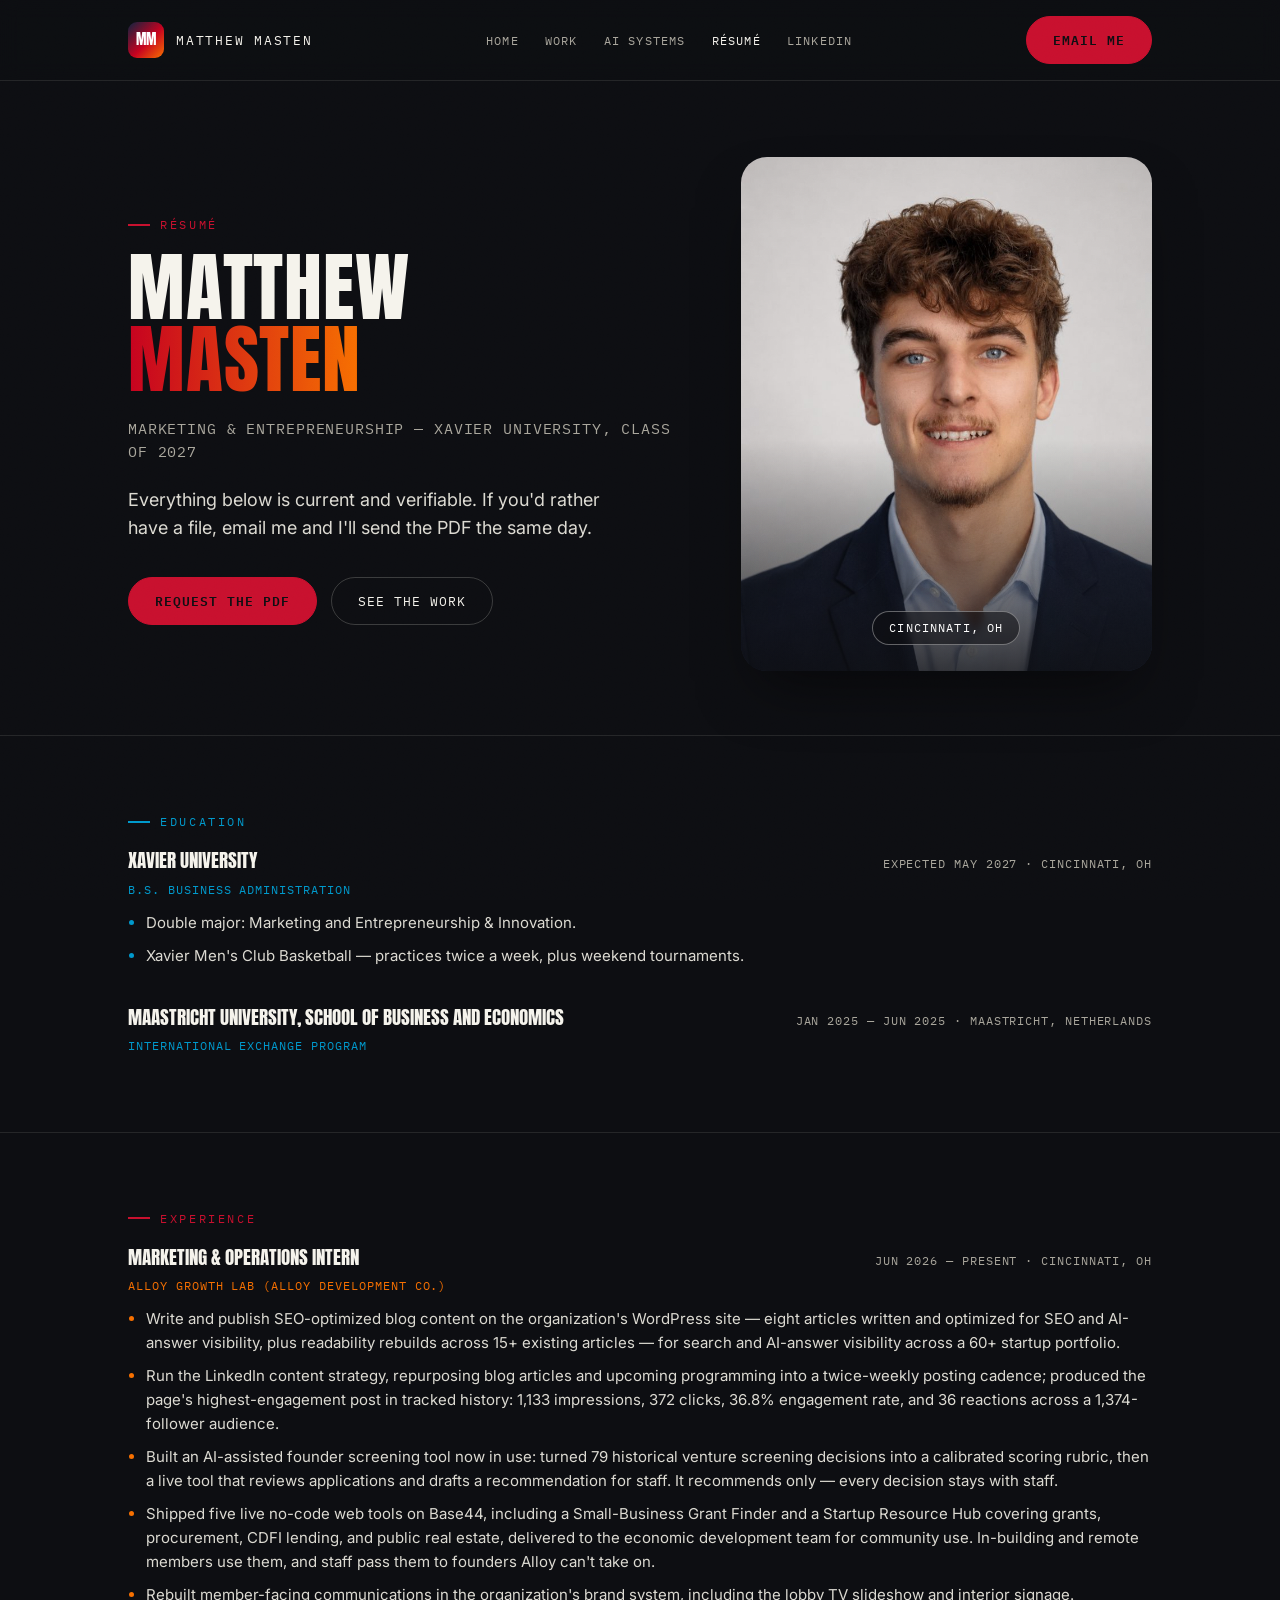
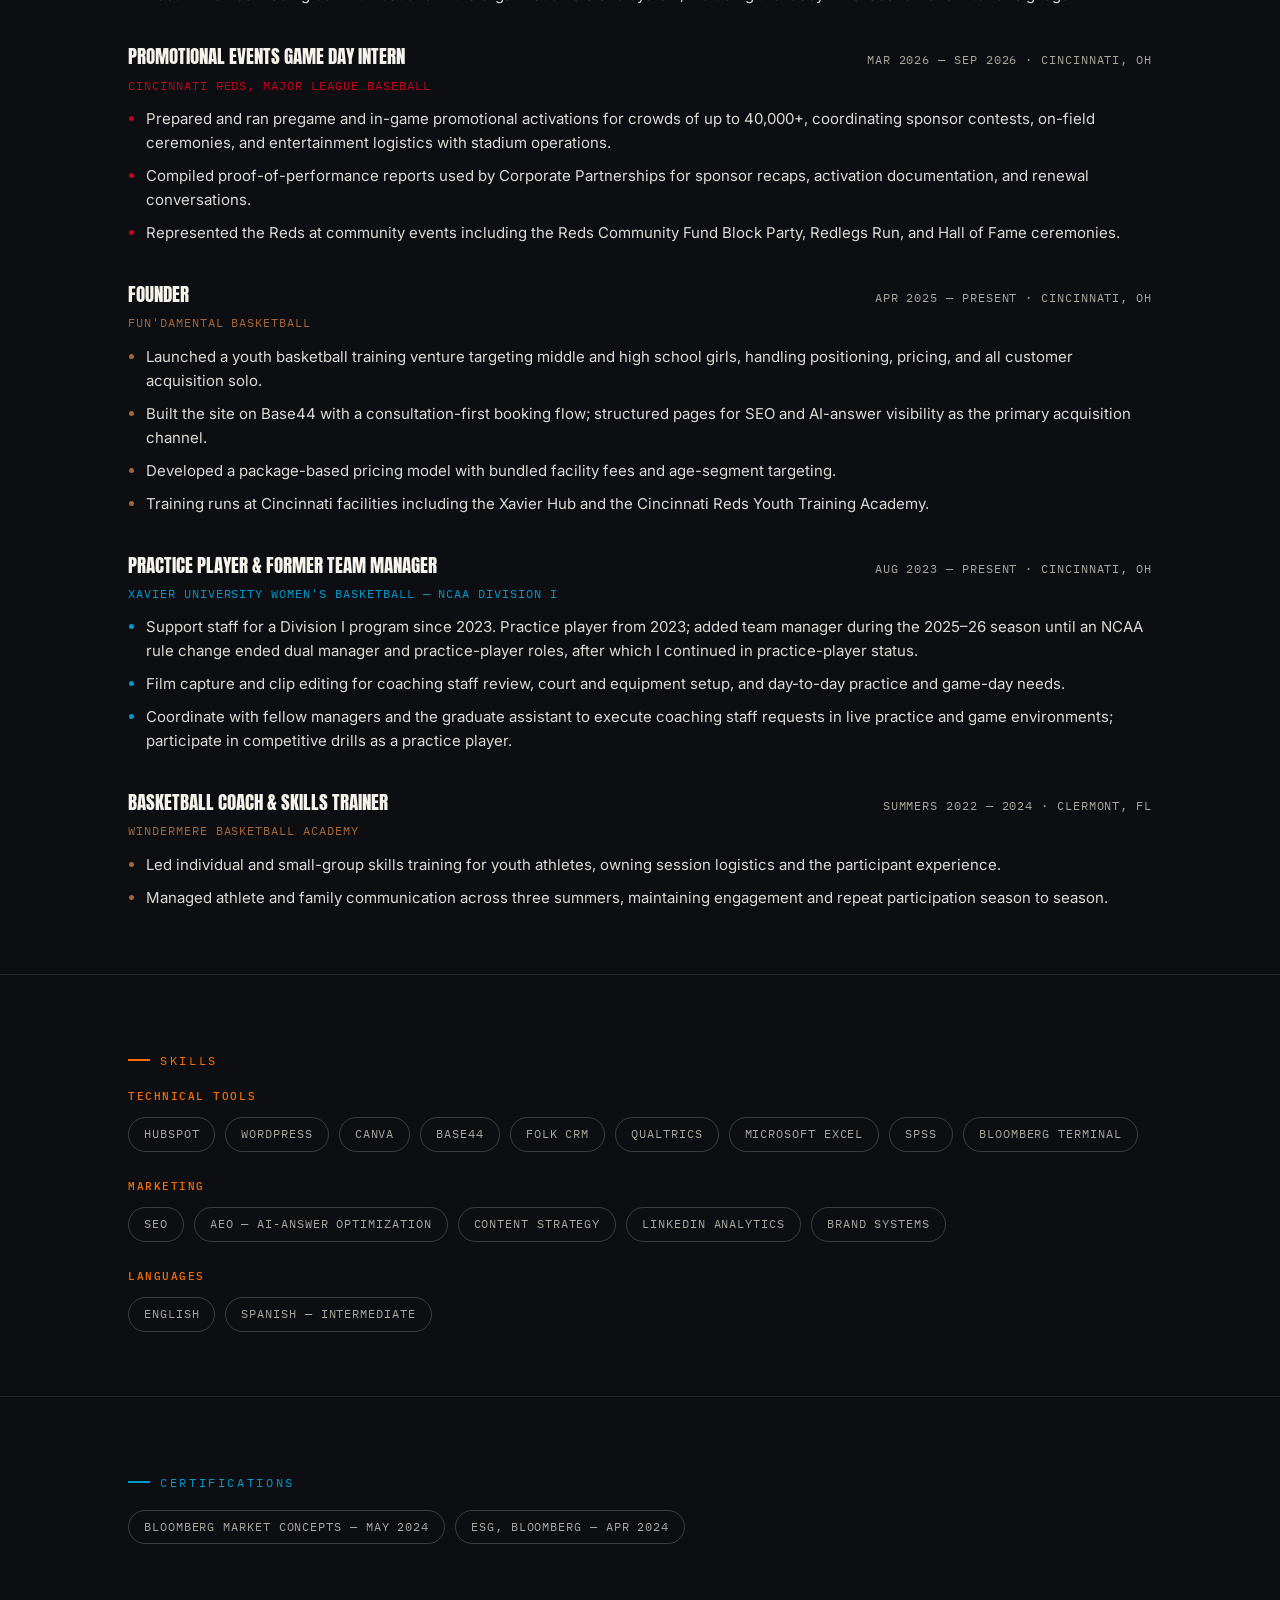
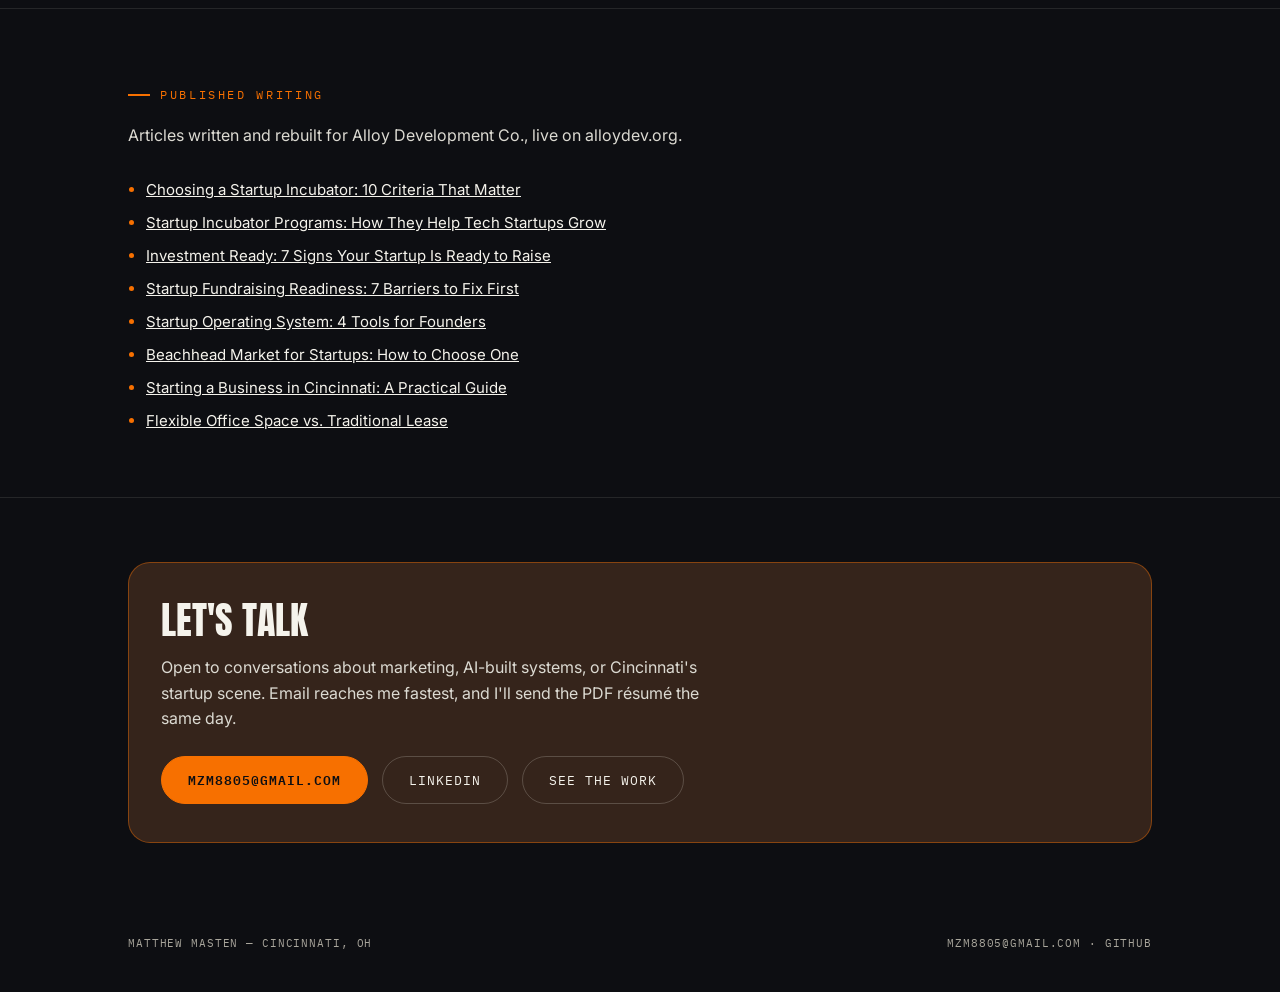
<file: resume.html>
<!DOCTYPE html>
<html lang="en">
<head>
<meta charset="UTF-8">
<meta name="viewport" content="width=device-width, initial-scale=1.0">

<title>Résumé — Matthew Masten | Marketing &amp; Entrepreneurship, Xavier University</title>
<meta name="description" content="Matthew Masten's résumé. Marketing &amp; Operations Intern at Alloy Growth Lab, Promotional Events Intern with the Cincinnati Reds, founder of Fun'Damental Basketball. Xavier University, Class of 2027.">
<link rel="canonical" href="https://mmasten49.github.io/resume.html">
<meta name="author" content="Matthew Masten">
<meta name="theme-color" content="#0d0e12">

<meta property="og:type" content="profile">
<meta property="og:site_name" content="Matthew Masten">
<meta property="og:title" content="Résumé — Matthew Masten">
<meta property="og:description" content="Marketing &amp; Operations Intern at Alloy Growth Lab. Cincinnati Reds promotions. Founder, Fun'Damental Basketball. Xavier University, Class of 2027.">
<meta property="og:url" content="https://mmasten49.github.io/resume.html">
<meta property="og:image" content="https://mmasten49.github.io/og-image.png">
<meta property="og:image:width" content="1200">
<meta property="og:image:height" content="630">
<meta name="twitter:card" content="summary_large_image">
<meta name="twitter:title" content="Résumé — Matthew Masten">
<meta name="twitter:description" content="Marketing &amp; Operations Intern at Alloy Growth Lab. Xavier University, Class of 2027.">
<meta name="twitter:image" content="https://mmasten49.github.io/og-image.png">

<link rel="icon" href="data:image/svg+xml,%3Csvg xmlns='http://www.w3.org/2000/svg' viewBox='0 0 64 64'%3E%3Cdefs%3E%3ClinearGradient id='g' x1='0' y1='0' x2='1' y2='1'%3E%3Cstop offset='0' stop-color='%230c2340'/%3E%3Cstop offset='0.55' stop-color='%23c6011f'/%3E%3Cstop offset='1' stop-color='%23f77000'/%3E%3C/linearGradient%3E%3C/defs%3E%3Crect width='64' height='64' rx='14' fill='url(%23g)'/%3E%3Ctext x='32' y='43' font-family='Arial Black,Arial,sans-serif' font-size='27' font-weight='900' fill='%23fff' text-anchor='middle'%3EMM%3C/text%3E%3C/svg%3E">

<link rel="preconnect" href="https://fonts.googleapis.com">
<link rel="preconnect" href="https://fonts.gstatic.com" crossorigin>
<link href="https://fonts.googleapis.com/css2?family=Anton&family=Inter:wght@400;500;600;700;800&family=IBM+Plex+Mono:wght@400;500;600&display=swap" rel="stylesheet">
<link rel="stylesheet" href="/style.css">
</head>
<body>

  <div class="grain" aria-hidden="true"></div>
  <a class="skip" href="#main">Skip to content</a>

  <nav class="nav">
    <div class="wrap">
      <a class="nav-id" href="/index.html">
        <span class="nav-badge">MM</span>
        <span class="nav-name">Matthew Masten</span>
      </a>
      <ul class="nav-links">
        <li><a href="/index.html">Home</a></li>
        <li><a href="/index.html#work">Work</a></li>
        <li><a href="/index.html#systems">AI Systems</a></li>
        <li><a href="/resume.html" aria-current="page">Résumé</a></li>
        <li><a href="/linkedin.html">LinkedIn</a></li>
      </ul>
      <div class="nav-right">
        <a class="btn btn-filled" href="mailto:mzm8805@gmail.com">Email Me</a>
      </div>
    </div>
  </nav>

  <header class="hero" id="top">
    <div class="wrap">
      <div class="hero-grid">
        <div class="hero-copy">
          <p class="eyebrow">Résumé</p>
          <h1>Matthew<br><span class="grad">Masten</span></h1>
          <p class="tagline">Marketing &amp; Entrepreneurship — Xavier University, Class of 2027</p>
          <p class="desc">Everything below is current and verifiable. If you'd rather have a file, email me and I'll send the PDF the same day.</p>
          <div class="cta-row">
            <a class="btn btn-filled" href="mailto:mzm8805@gmail.com?subject=R%C3%A9sum%C3%A9%20request">Request The PDF</a>
            <a class="btn btn-outline" href="/index.html#work">See The Work</a>
          </div>
        </div>
        <div class="hero-card has-photo">
          <img class="headshot" src="/headshot.jpg" width="732" height="1100"
               alt="Matthew Masten, marketing and entrepreneurship student at Xavier University">
          <div class="locale">Cincinnati, OH</div>
        </div>
      </div>
    </div>
  </header>

  <main id="main">

    <section id="education" style="--accent:var(--xu);">
      <div class="wrap">
        <p class="eyebrow">Education</p>

        <div class="resume-block">
          <div class="resume-head">
            <h3>Xavier University</h3>
            <span class="when">Expected May 2027 · Cincinnati, OH</span>
          </div>
          <p class="resume-sub">B.S. Business Administration</p>
          <ul>
            <li>Double major: Marketing and Entrepreneurship &amp; Innovation.</li>
            <li>Xavier Men's Club Basketball — practices twice a week, plus weekend tournaments.</li>
          </ul>
        </div>

        <div class="resume-block">
          <div class="resume-head">
            <h3>Maastricht University, School of Business and Economics</h3>
            <span class="when">Jan 2025 — Jun 2025 · Maastricht, Netherlands</span>
          </div>
          <p class="resume-sub">International Exchange Program</p>
        </div>
      </div>
    </section>

    <section id="experience">
      <div class="wrap">
        <p class="eyebrow">Experience</p>

        <div class="resume-block" style="--accent:var(--alloy);">
          <div class="resume-head">
            <h3>Marketing &amp; Operations Intern</h3>
            <span class="when">Jun 2026 — Present · Cincinnati, OH</span>
          </div>
          <p class="resume-sub">Alloy Growth Lab (Alloy Development Co.)</p>
          <ul>
            <li>Write and publish SEO-optimized blog content on the organization's WordPress site &mdash; eight articles written and optimized for SEO and AI-answer visibility, plus readability rebuilds across 15+ existing articles &mdash; for search and AI-answer visibility across a 60+ startup portfolio.</li>
            <li>Run the LinkedIn content strategy, repurposing blog articles and upcoming programming into a twice-weekly posting cadence; produced the page's highest-engagement post in tracked history: 1,133 impressions, 372 clicks, 36.8% engagement rate, and 36 reactions across a 1,374-follower audience.</li>
            <li>Built an AI-assisted founder screening tool now in use: turned 79 historical venture screening decisions into a calibrated scoring rubric, then a live tool that reviews applications and drafts a recommendation for staff. It recommends only — every decision stays with staff.</li>
            <li>Shipped five live no-code web tools on Base44, including a Small-Business Grant Finder and a Startup Resource Hub covering grants, procurement, CDFI lending, and public real estate, delivered to the economic development team for community use. In-building and remote members use them, and staff pass them to founders Alloy can't take on.</li>
            <li>Rebuilt member-facing communications in the organization's brand system, including the lobby TV slideshow and interior signage.</li>
          </ul>
        </div>

        <div class="resume-block" style="--accent:var(--reds);">
          <div class="resume-head">
            <h3>Promotional Events Game Day Intern</h3>
            <span class="when">Mar 2026 — Sep 2026 · Cincinnati, OH</span>
          </div>
          <p class="resume-sub">Cincinnati Reds, Major League Baseball</p>
          <ul>
            <li>Prepared and ran pregame and in-game promotional activations for crowds of up to 40,000+, coordinating sponsor contests, on-field ceremonies, and entertainment logistics with stadium operations.</li>
            <li>Compiled proof-of-performance reports used by Corporate Partnerships for sponsor recaps, activation documentation, and renewal conversations.</li>
            <li>Represented the Reds at community events including the Reds Community Fund Block Party, Redlegs Run, and Hall of Fame ceremonies.</li>
          </ul>
        </div>

        <div class="resume-block" style="--accent:var(--wood);">
          <div class="resume-head">
            <h3>Founder</h3>
            <span class="when">Apr 2025 — Present · Cincinnati, OH</span>
          </div>
          <p class="resume-sub">Fun'Damental Basketball</p>
          <ul>
            <li>Launched a youth basketball training venture targeting middle and high school girls, handling positioning, pricing, and all customer acquisition solo.</li>
            <li>Built the site on Base44 with a consultation-first booking flow; structured pages for SEO and AI-answer visibility as the primary acquisition channel.</li>
            <li>Developed a package-based pricing model with bundled facility fees and age-segment targeting.</li>
            <li>Training runs at Cincinnati facilities including the Xavier Hub and the Cincinnati Reds Youth Training Academy.</li>
          </ul>
        </div>

        <div class="resume-block" style="--accent:var(--xu);">
          <div class="resume-head">
            <h3>Practice Player &amp; Former Team Manager</h3>
            <span class="when">Aug 2023 — Present · Cincinnati, OH</span>
          </div>
          <p class="resume-sub">Xavier University Women's Basketball — NCAA Division I</p>
          <ul>
            <li>Support staff for a Division I program since 2023. Practice player from 2023; added team manager during the 2025–26 season until an NCAA rule change ended dual manager and practice-player roles, after which I continued in practice-player status.</li>
            <li>Film capture and clip editing for coaching staff review, court and equipment setup, and day-to-day practice and game-day needs.</li>
            <li>Coordinate with fellow managers and the graduate assistant to execute coaching staff requests in live practice and game environments; participate in competitive drills as a practice player.</li>
          </ul>
        </div>

        <div class="resume-block" style="--accent:var(--wood);">
          <div class="resume-head">
            <h3>Basketball Coach &amp; Skills Trainer</h3>
            <span class="when">Summers 2022 — 2024 · Clermont, FL</span>
          </div>
          <p class="resume-sub">Windermere Basketball Academy</p>
          <ul>
            <li>Led individual and small-group skills training for youth athletes, owning session logistics and the participant experience.</li>
            <li>Managed athlete and family communication across three summers, maintaining engagement and repeat participation season to season.</li>
          </ul>
        </div>
      </div>
    </section>

    <section id="skills" style="--accent:var(--alloy);">
      <div class="wrap">
        <p class="eyebrow">Skills</p>
        <div class="tag-group">
          <h3>Technical Tools</h3>
          <div class="tag-row">
            <span class="tag">HubSpot</span>
            <span class="tag">WordPress</span>
            <span class="tag">Canva</span>
            <span class="tag">Base44</span>
            <span class="tag">Folk CRM</span>
            <span class="tag">Qualtrics</span>
            <span class="tag">Microsoft Excel</span>
            <span class="tag">SPSS</span>
            <span class="tag">Bloomberg Terminal</span>
          </div>
        </div>
        <div class="tag-group">
          <h3>Marketing</h3>
          <div class="tag-row">
            <span class="tag">SEO</span>
            <span class="tag">AEO — AI-Answer Optimization</span>
            <span class="tag">Content Strategy</span>
            <span class="tag">LinkedIn Analytics</span>
            <span class="tag">Brand Systems</span>
          </div>
        </div>
        <div class="tag-group">
          <h3>Languages</h3>
          <div class="tag-row">
            <span class="tag">English</span>
            <span class="tag">Spanish — Intermediate</span>
          </div>
        </div>
      </div>
    </section>

    <section id="certifications" style="--accent:var(--xu);">
      <div class="wrap">
        <p class="eyebrow">Certifications</p>
        <div class="tag-row">
          <span class="tag">Bloomberg Market Concepts — May 2024</span>
          <span class="tag">ESG, Bloomberg — Apr 2024</span>
        </div>
      </div>
    </section>

    <section id="writing" style="--accent:var(--alloy);">
      <div class="wrap">
        <p class="eyebrow">Published Writing</p>
        <p class="lede">Articles written and rebuilt for Alloy Development Co., live on alloydev.org.</p>
        <div class="resume-block">
          <ul>
            <li><a href="https://alloydev.org/choosing-a-startup-incubator/" target="_blank" rel="noopener">Choosing a Startup Incubator: 10 Criteria That Matter</a></li>
            <li><a href="https://alloydev.org/startup-incubator-programs/" target="_blank" rel="noopener">Startup Incubator Programs: How They Help Tech Startups Grow</a></li>
            <li><a href="https://alloydev.org/what-it-really-means-to-be-investment-ready-as-a-founder/" target="_blank" rel="noopener">Investment Ready: 7 Signs Your Startup Is Ready to Raise</a></li>
            <li><a href="https://alloydev.org/startup-fundraising-readiness/" target="_blank" rel="noopener">Startup Fundraising Readiness: 7 Barriers to Fix First</a></li>
            <li><a href="https://alloydev.org/startup-operating-system/" target="_blank" rel="noopener">Startup Operating System: 4 Tools for Founders</a></li>
            <li><a href="https://alloydev.org/choose-beachhead-market-startup/" target="_blank" rel="noopener">Beachhead Market for Startups: How to Choose One</a></li>
            <li><a href="https://alloydev.org/starting-a-business-in-cincinnati/" target="_blank" rel="noopener">Starting a Business in Cincinnati: A Practical Guide</a></li>
            <li><a href="https://alloydev.org/flexible-office-space-vs-traditional-lease/" target="_blank" rel="noopener">Flexible Office Space vs. Traditional Lease</a></li>
          </ul>
        </div>
      </div>
    </section>

    <section id="contact" style="--accent:var(--alloy);">
      <div class="wrap">
        <div class="connect">
          <h2>Let's Talk</h2>
          <p>Open to conversations about marketing, AI-built systems, or Cincinnati's startup scene. Email reaches me fastest, and I'll send the PDF résumé the same day.</p>
          <div class="cta-row">
            <a class="btn btn-filled" href="mailto:mzm8805@gmail.com">mzm8805@gmail.com</a>
            <a class="btn btn-outline" href="/linkedin.html">LinkedIn</a>
            <a class="btn btn-outline" href="/index.html#work">See The Work</a>
          </div>
        </div>
      </div>
    </section>
  </main>

  <footer>
    <div class="wrap">
      <span>Matthew Masten — Cincinnati, OH</span>
      <span><a href="mailto:mzm8805@gmail.com">mzm8805@gmail.com</a> · <a href="https://github.com/mmasten49" target="_blank" rel="noopener">GitHub</a></span>
    </div>
  </footer>

<script>
(function(){
  var reduce = window.matchMedia('(prefers-reduced-motion: reduce)').matches;
  var hasIO = 'IntersectionObserver' in window;
  if(!reduce && hasIO){
    document.documentElement.classList.add('reveal-on');
    var io = new IntersectionObserver(function(entries){
      entries.forEach(function(e){
        if(e.isIntersecting){ e.target.classList.add('in'); io.unobserve(e.target); }
      });
    }, {threshold:0, rootMargin:'0px 0px -80px 0px'});
    // threshold MUST stay 0. A ratio-based threshold is height-dependent:
    // a section taller than the viewport can never reach 15% intersection,
    // so it would stay at opacity:0 forever. threshold 0 fires on the first
    // pixel that crosses, whatever the section's height.
    document.querySelectorAll('main section').forEach(function(s){ io.observe(s); });
  }
})();
</script>

</body>
</html>
</file>
<file: style.css>
/* ============================================================
   Matthew Masten — shared stylesheet
   One source of truth for tokens, base rules, and components.
   Every page links this. Never redeclare tokens in a page.
   ============================================================ */

:root{
  --ink:#0d0e12;
  --ink-2:#16181f;
  --chalk:#f5f3ec;
  --chalk-dim:#a9a69c;
  --line:rgba(245,243,236,0.10);
  --line-strong:rgba(245,243,236,0.20);

  --scarlet:#c8102e;
  --wood:#a3673a;

  /* org palettes, verified against each org's own brand colors */
  --reds:#c6011f;
  --alloy:#f77000;
  --xu:#0099cc;
  --xu-navy:#0c2340;
  --linkedin:#0a66c2;

  --accent:var(--scarlet);
  --accent-bg:var(--scarlet);
}

*{box-sizing:border-box;}
html{scroll-behavior:smooth;}

@media (prefers-reduced-motion: reduce){
  html{scroll-behavior:auto;}
  *{animation-duration:0.001ms !important; animation-iteration-count:1 !important; transition-duration:0.001ms !important;}
  .marquee-track{animation:none !important; transform:none !important;}
}

body{
  margin:0;
  background:var(--ink);
  color:var(--chalk);
  font-family:'Inter',system-ui,sans-serif;
  line-height:1.6;
  -webkit-font-smoothing:antialiased;
}

a{color:var(--chalk);}
a:focus-visible, button:focus-visible{
  outline:2px solid var(--accent);
  outline-offset:3px;
  border-radius:2px;
}

.wrap{max-width:1080px; margin:0 auto; padding:0 28px;}

/* skip link — keyboard users shouldn't tab the whole nav every page */
.skip{
  position:absolute; left:-9999px; top:0; z-index:100;
  background:var(--accent); color:#0d0e12; padding:12px 20px;
  font-family:'IBM Plex Mono',monospace; font-size:12px; text-transform:uppercase;
  letter-spacing:0.1em; text-decoration:none;
}
.skip:focus{left:0;}

.eyebrow{
  font-family:'IBM Plex Mono',monospace;
  font-size:12px;
  letter-spacing:0.22em;
  text-transform:uppercase;
  color:var(--accent);
  display:flex; align-items:center; gap:10px;
  margin-bottom:18px;
}
.eyebrow::before{content:""; width:22px; height:2px; background:var(--accent); display:inline-block;}

.lede{font-size:16px; color:#dcdad2; max-width:620px; margin:0 0 30px;}

/* ---------- BUTTONS ---------- */
.btn{
  display:inline-flex; align-items:center; gap:8px;
  padding:13px 26px;
  border-radius:999px;
  font-family:'IBM Plex Mono',monospace;
  font-size:12.5px;
  letter-spacing:0.08em;
  text-transform:uppercase;
  text-decoration:none;
  transition:transform 0.15s ease, background 0.15s ease, border-color 0.15s ease;
  white-space:nowrap;
}
.btn-filled{background:var(--accent); color:#0d0e12; border:1px solid var(--accent); font-weight:600;}
.btn-filled:hover{transform:translateY(-2px); filter:brightness(1.08);}
.btn-outline{background:transparent; color:var(--chalk); border:1px solid var(--line-strong);}
.btn-outline:hover{border-color:var(--chalk); transform:translateY(-2px);}

/* ---------- NAV ---------- */
.nav{
  position:sticky; top:0; z-index:50;
  background:rgba(13,14,18,0.86);
  backdrop-filter:blur(10px);
  border-bottom:1px solid var(--line);
}
.nav .wrap{display:flex; align-items:center; justify-content:space-between; padding-top:16px; padding-bottom:16px; gap:20px;}
.nav-id{display:flex; align-items:center; gap:12px; text-decoration:none;}
.nav-badge{
  width:36px; height:36px; border-radius:9px;
  background:linear-gradient(135deg, var(--xu-navy) 0%, var(--reds) 55%, var(--alloy) 100%);
  display:flex; align-items:center; justify-content:center;
  font-family:'Anton',sans-serif; font-size:14px; color:#fff; letter-spacing:0.02em;
  flex-shrink:0;
}
.nav-name{font-family:'IBM Plex Mono',monospace; font-size:12.5px; letter-spacing:0.14em; text-transform:uppercase; color:var(--chalk);}
.nav-links{display:flex; align-items:center; gap:26px; list-style:none; margin:0; padding:0;}
.nav-links a{
  font-family:'IBM Plex Mono',monospace; font-size:12px; letter-spacing:0.1em; text-transform:uppercase;
  color:var(--chalk-dim); text-decoration:none; transition:color 0.15s ease;
}
.nav-links a:hover, .nav-links a[aria-current="page"]{color:var(--chalk);}
.nav-right{display:flex; align-items:center; gap:26px;}
@media (max-width:860px){ .nav-links{display:none;} }
/* at phone width the wordmark wraps to two lines and doubles the nav height;
   the badge alone carries it, and the name is in the <title> and the h1 anyway */
@media (max-width:460px){ .nav-name{display:none;} }

/* ---------- HERO ---------- */
.hero{padding:76px 0 0; border-bottom:1px solid var(--line);}
.hero-grid{
  display:grid; grid-template-columns:1.15fr 0.85fr; gap:56px; align-items:center;
  padding-bottom:64px;
}
@media (max-width:860px){ .hero-grid{grid-template-columns:1fr; gap:44px;} }

.hero h1{
  font-family:'Anton',sans-serif; font-weight:400; text-transform:uppercase;
  font-size:clamp(42px,6.6vw,76px); line-height:0.94; letter-spacing:0.01em;
  margin:0 0 22px;
  opacity:0; animation:riseIn 0.7s ease-out 0.1s forwards;
}
.hero h1 .grad{
  background:linear-gradient(90deg, var(--reds), var(--alloy));
  -webkit-background-clip:text; background-clip:text; color:transparent;
  transition:opacity 0.3s ease;
}
.hero .tagline{
  font-family:'IBM Plex Mono',monospace; font-size:clamp(12.5px,1.5vw,14.5px);
  letter-spacing:0.06em; text-transform:uppercase; color:var(--chalk-dim);
  margin:0 0 22px;
  opacity:0; animation:riseIn 0.7s ease-out 0.26s forwards;
}
.hero p.desc{
  max-width:500px; font-size:clamp(16px,1.8vw,18px); color:#dcdad2; margin:0 0 34px;
  opacity:0; animation:riseIn 0.7s ease-out 0.4s forwards;
}
.hero .cta-row{
  display:flex; gap:14px; flex-wrap:wrap;
  opacity:0; animation:riseIn 0.7s ease-out 0.54s forwards;
}
@keyframes riseIn{ from{opacity:0; transform:translateY(14px);} to{opacity:1; transform:translateY(0);} }

.hero-card{
  border-radius:26px;
  background:linear-gradient(150deg, var(--xu-navy) 0%, var(--reds) 55%, var(--alloy) 105%);
  padding:40px 28px 28px;
  min-height:360px;
  display:flex; flex-direction:column; align-items:center; justify-content:center; gap:16px;
  position:relative;
  box-shadow:0 30px 60px -20px rgba(0,0,0,0.55);
}
.hero-card .initials{
  font-family:'Anton',sans-serif; font-size:96px; color:#fff; line-height:1;
  text-shadow:0 8px 30px rgba(0,0,0,0.35);
}
.hero-card .path{
  font-family:'IBM Plex Mono',monospace; font-size:11px; letter-spacing:0.18em;
  text-transform:uppercase; color:rgba(255,255,255,0.75); text-align:center; line-height:1.7;
}
.hero-card .locale{
  margin-top:8px;
  font-family:'IBM Plex Mono',monospace; font-size:11.5px; letter-spacing:0.1em; text-transform:uppercase;
  color:#fff; background:rgba(255,255,255,0.16); border:1px solid rgba(255,255,255,0.3);
  padding:7px 16px; border-radius:999px; backdrop-filter:blur(4px);
}

/* photo variant — the image fills the card, badge floats over a scrim.
   The card carries a 4:5 aspect ratio instead of the stock 360px min-height:
   a 2:3 portrait forced into a near-square box crops to a tight face shot,
   losing the suit and pushing the badge onto the subject's chin. */
.hero-card.has-photo{
  padding:0; overflow:hidden; align-items:stretch; justify-content:flex-end;
  background:var(--ink-2);
  aspect-ratio:4/5; min-height:0;
}
.hero-card.has-photo .headshot{
  position:absolute; inset:0; width:100%; height:100%;
  object-fit:cover; object-position:center 18%; display:block;
}
.hero-card.has-photo::after{
  content:""; position:absolute; left:0; right:0; bottom:0; height:45%;
  background:linear-gradient(to top, rgba(13,14,18,0.82), transparent);
  pointer-events:none;
}
.hero-card.has-photo .locale{
  position:relative; z-index:2; margin:0 auto 26px;
  background:rgba(13,14,18,0.55); border-color:rgba(255,255,255,0.35);
}

/* LinkedIn page hero card variant */
.hero-card.in-card{background:linear-gradient(150deg, #0a2a4d 0%, var(--linkedin) 60%, #4593e0 105%);}
.hero-card .in-mark{
  font-family:'Anton',sans-serif; font-size:86px; color:#fff; line-height:1; text-transform:lowercase;
  text-shadow:0 8px 30px rgba(0,0,0,0.35);
}
.hero-card .handle{
  font-family:'IBM Plex Mono',monospace; font-size:12px; letter-spacing:0.08em;
  color:rgba(255,255,255,0.86); text-align:center; line-height:1.7;
}

/* ---------- MARQUEE ---------- */
.marquee{
  overflow:hidden;
  background:linear-gradient(90deg, var(--xu-navy), var(--reds), var(--alloy));
  padding:13px 0;
}
.marquee-track{
  display:flex; width:max-content; gap:16px;
  animation:scrollMarquee 26s linear infinite;
  font-family:'IBM Plex Mono',monospace; font-size:12px; letter-spacing:0.16em; text-transform:uppercase; color:#fff;
  white-space:nowrap;
}
.marquee-track span{opacity:0.92;}
.marquee-track span.sep{opacity:0.55;}
@keyframes scrollMarquee{ from{transform:translateX(0);} to{transform:translateX(-50%);} }

/* ---------- SECTIONS ---------- */
section{padding:64px 0; border-bottom:1px solid var(--line);}
section:last-of-type{border-bottom:none;}

.report p{font-size:17px; max-width:640px; color:#dcdad2; margin:0 0 16px;}
.report p:last-child{margin-bottom:0;}

/* ---------- COUNTERS / PROOF STRIP ---------- */
.count-row{
  display:grid; grid-template-columns:repeat(4,1fr); gap:1px;
  background:var(--line); border:1px solid var(--line); margin:0 0 34px;
}
.count-row.three-up{grid-template-columns:repeat(3,1fr);}
.count{background:var(--ink); padding:22px 20px; display:flex; flex-direction:column; gap:8px;}
.count .num{
  font-family:'Anton',sans-serif; font-size:clamp(30px,4.4vw,44px); line-height:1;
  color:var(--accent); font-variant-numeric:tabular-nums;
}
.count .cap{font-size:13px; color:var(--chalk-dim); line-height:1.5;}
@media (max-width:860px){ .count-row, .count-row.three-up{grid-template-columns:repeat(2,1fr);} }
@media (max-width:520px){ .count-row, .count-row.three-up{grid-template-columns:1fr;} }

/* ---------- FILTER BAR ----------
   Injected by JS. With JS off it never exists and every card shows. */
.filter-bar{
  display:flex; flex-wrap:wrap; align-items:center; gap:10px; margin:0 0 22px;
}
.filter-btn{
  font-family:'IBM Plex Mono',monospace; font-size:11.5px; letter-spacing:0.08em;
  text-transform:uppercase; color:var(--chalk-dim);
  background:transparent; border:1px solid var(--line-strong); border-radius:999px;
  padding:8px 16px; cursor:pointer;
  transition:color 0.15s ease, border-color 0.15s ease, background 0.15s ease;
}
.filter-btn:hover{color:var(--chalk); border-color:var(--chalk);}
.filter-btn[aria-pressed="true"]{
  background:var(--accent); border-color:var(--accent); color:#0d0e12; font-weight:600;
}
.filter-count{
  font-family:'IBM Plex Mono',monospace; font-size:11px; letter-spacing:0.08em;
  text-transform:uppercase; color:var(--chalk-dim); margin-left:auto;
}

/* ---------- WORK CARDS ----------
   Hairlines are drawn by each card's own 1px box-shadow, NOT by a background
   showing through the grid gap. The background trick paints empty grid tracks
   too, so the moment the filter hid a card you got a glowing empty cell.
   Per-card shadows mean an absent card leaves absolutely nothing behind. */
.work-grid{display:grid; grid-template-columns:repeat(2,1fr); gap:1px; background:transparent;}
.work-card[hidden]{display:none;}
.work-card{
  display:flex; flex-direction:column; gap:12px; background:var(--ink); padding:28px 26px;
  text-decoration:none; color:inherit; transition:background 0.15s ease;
  position:relative; overflow:hidden;
  box-shadow:0 0 0 1px var(--line);
}
.work-card:hover{background:var(--ink-2);}
.work-card:hover .launch{color:var(--accent);}
.work-card .kicker{
  font-family:'IBM Plex Mono',monospace; font-size:10.5px; letter-spacing:0.14em;
  text-transform:uppercase; color:var(--accent);
}
.work-card .title{font-weight:700; font-size:17px; color:var(--chalk); line-height:1.3;}
.work-card .blurb{font-size:14px; color:var(--chalk-dim); line-height:1.6; flex-grow:1;}
.work-card .stack{
  display:flex; flex-wrap:wrap; gap:6px; margin-top:4px;
}
.work-card .stack span{
  font-family:'IBM Plex Mono',monospace; font-size:10px; letter-spacing:0.08em; text-transform:uppercase;
  color:var(--chalk-dim); border:1px solid var(--line-strong); border-radius:999px; padding:4px 10px;
}
.work-card .launch{
  font-family:'IBM Plex Mono',monospace; font-size:12px; letter-spacing:0.08em;
  text-transform:uppercase; color:var(--wood); margin-top:2px;
}
@media (max-width:760px){ .work-grid{grid-template-columns:1fr;} }

/* published writing — same card, different container, so the work filter
   (scoped to .work-grid) never touches these */
.read-grid{display:grid; grid-template-columns:repeat(2,1fr); gap:1px; background:transparent;}
@media (max-width:760px){ .read-grid{grid-template-columns:1fr;} }

/* spotlight glow follows the cursor — coordinates set by JS */
.work-card::after{
  content:""; position:absolute; inset:0; pointer-events:none; z-index:0;
  background:radial-gradient(260px circle at var(--mx,50%) var(--my,50%),
    color-mix(in srgb, var(--accent) 20%, transparent), transparent 72%);
  opacity:0; transition:opacity 0.25s ease;
}
.work-card:hover::after{opacity:1;}
.work-card > *{position:relative; z-index:1;}

/* ---------- HIGHLIGHTS / NUMBERED LIST ---------- */
.highlights{list-style:none; margin:0; padding:0; display:flex; flex-direction:column; gap:0;}
.highlights li{display:flex; gap:20px; padding:18px 0; border-bottom:1px solid var(--line); font-size:15px; color:#dcdad2; line-height:1.65;}
.highlights li:last-child{border-bottom:none;}
.highlights .mark{font-family:'IBM Plex Mono',monospace; color:var(--accent); flex-shrink:0; width:24px;}
.highlights strong{color:var(--chalk); font-weight:600;}

/* ---------- TIMELINE ---------- */
.timeline{list-style:none; margin:0; padding:0;}
.timeline li{
  display:grid; grid-template-columns:200px 1fr; gap:28px;
  padding:26px 0; border-bottom:1px solid var(--line);
}
.timeline li:last-child{border-bottom:none;}
.timeline .org{
  font-family:'IBM Plex Mono',monospace; font-size:12px; letter-spacing:0.12em;
  text-transform:uppercase; color:var(--role-accent,var(--accent)); line-height:1.5;
  border-left:2px solid var(--role-accent,var(--accent)); padding-left:14px;
}
.timeline .org .when{
  display:block; margin-top:8px; color:var(--chalk-dim); letter-spacing:0.08em; font-size:11px;
}
.timeline .role h3{
  font-family:'Anton',sans-serif; font-weight:400; text-transform:uppercase;
  font-size:20px; line-height:1.15; margin:0 0 10px; color:var(--chalk);
}
.timeline .role p{margin:0 0 10px; font-size:15px; color:#dcdad2;}
.timeline .role p:last-child{margin-bottom:0;}
.timeline .role ul{margin:0; padding:0 0 0 18px; display:flex; flex-direction:column; gap:8px;}
.timeline .role li{
  display:list-item; padding:0; border:none; font-size:14.5px; color:#dcdad2; line-height:1.6;
}
.timeline .role li::marker{color:var(--role-accent,var(--accent));}
.timeline .role .meta{
  font-family:'IBM Plex Mono',monospace; font-size:11px; letter-spacing:0.08em;
  text-transform:uppercase; color:var(--chalk-dim); margin-top:12px;
}
@media (max-width:700px){
  .timeline li{grid-template-columns:1fr; gap:14px;}
}

/* ---------- PHOTOS ---------- */
.shot{margin:18px 0 0;}
.shot img{
  display:block; width:100%; height:auto; border-radius:14px;
  border:1px solid var(--line-strong); background:var(--ink-2);
}
.shot figcaption{
  font-family:'IBM Plex Mono',monospace; font-size:10.5px; letter-spacing:0.1em;
  text-transform:uppercase; color:var(--chalk-dim); margin-top:10px; line-height:1.6;
}
.shot-row{display:grid; grid-template-columns:repeat(2,1fr); gap:14px; margin-top:18px;}
.shot-row .shot{margin:0;}
.shot-row .shot img{aspect-ratio:4/3; object-fit:cover;}
@media (max-width:640px){ .shot-row{grid-template-columns:1fr;} }

/* a lone shot inside a timeline entry stays a card, not a billboard */
.role .shot{max-width:440px;}
.role .shot img{aspect-ratio:4/3; object-fit:cover;}
.role .shot-row{max-width:none;}

/* ---------- LIGHTBOX ----------
   .lb-on goes on <html> from JS only. Without it the photos are ordinary
   inline images — no zoom cursor promising a click that can't happen. */
.lb-on .shot img{cursor:zoom-in;}
.lightbox{
  position:fixed; inset:0; z-index:1000;
  background:rgba(8,9,12,0.94); backdrop-filter:blur(6px);
  display:flex; flex-direction:column; align-items:center; justify-content:center;
  gap:16px; padding:56px 24px 32px;
}
.lightbox img{
  max-width:min(1100px,94vw); max-height:82vh; width:auto; height:auto;
  border-radius:14px; box-shadow:0 30px 80px -20px rgba(0,0,0,0.9);
}
.lightbox .cap{
  font-family:'IBM Plex Mono',monospace; font-size:11px; letter-spacing:0.12em;
  text-transform:uppercase; color:var(--chalk-dim); text-align:center; max-width:640px;
}
.lightbox-close{
  position:absolute; top:18px; right:20px;
  width:42px; height:42px; border-radius:999px; cursor:pointer;
  background:rgba(245,243,236,0.08); border:1px solid var(--line-strong);
  color:var(--chalk); font-size:20px; line-height:1;
  display:flex; align-items:center; justify-content:center;
}
.lightbox-close:hover{background:rgba(245,243,236,0.16); border-color:var(--chalk);}

/* ---------- BOX SCORE GRID ---------- */
.box-score{display:grid; grid-template-columns:repeat(2,1fr); gap:1px; background:var(--line); border:1px solid var(--line);}
.stat-card{background:var(--ink); padding:26px 24px;}
.stat-card .label{font-family:'IBM Plex Mono',monospace; font-size:11px; letter-spacing:0.1em; text-transform:uppercase; color:var(--accent); margin-bottom:10px;}
.stat-card .value{font-size:16px; color:var(--chalk); line-height:1.5;}
@media (max-width:640px){ .box-score{grid-template-columns:1fr;} }

/* ---------- TAGS ---------- */
.tag-row{display:flex; flex-wrap:wrap; gap:10px; margin-top:4px;}
.tag{
  font-family:'IBM Plex Mono',monospace; font-size:11.5px; letter-spacing:0.08em;
  text-transform:uppercase; color:var(--chalk-dim);
  border:1px solid var(--line-strong); border-radius:999px; padding:7px 15px;
}
.tag-group{margin-bottom:26px;}
.tag-group:last-child{margin-bottom:0;}
.tag-group h3{
  font-family:'IBM Plex Mono',monospace; font-size:11px; letter-spacing:0.14em;
  text-transform:uppercase; color:var(--accent); margin:0 0 12px; font-weight:500;
}

/* ---------- CONNECT PANEL ---------- */
.connect{
  border-radius:22px; padding:38px 32px;
  background:color-mix(in srgb, var(--accent) 14%, var(--ink-2));
  border:1px solid color-mix(in srgb, var(--accent) 42%, transparent);
}
.connect h2{
  font-family:'Anton',sans-serif; font-weight:400; text-transform:uppercase;
  font-size:clamp(26px,3.6vw,38px); line-height:1.05; margin:0 0 14px; color:var(--chalk);
}
.connect p{margin:0 0 24px; font-size:16px; color:#dcdad2; max-width:540px;}
.connect .cta-row{display:flex; flex-wrap:wrap; gap:14px;}

/* ---------- CONTACT ---------- */
.contact-row{display:flex; flex-wrap:wrap; gap:14px; margin-top:22px;}

/* ---------- RESUME PAGE ---------- */
.resume-block{margin-bottom:38px;}
.resume-block:last-child{margin-bottom:0;}
.resume-head{
  display:flex; justify-content:space-between; align-items:baseline; gap:20px;
  flex-wrap:wrap; margin-bottom:6px;
}
.resume-head h3{
  font-family:'Anton',sans-serif; font-weight:400; text-transform:uppercase;
  font-size:19px; line-height:1.2; margin:0; color:var(--chalk);
}
.resume-head .when{
  font-family:'IBM Plex Mono',monospace; font-size:11.5px; letter-spacing:0.08em;
  text-transform:uppercase; color:var(--chalk-dim); white-space:nowrap;
}
.resume-sub{
  font-family:'IBM Plex Mono',monospace; font-size:12px; letter-spacing:0.08em;
  text-transform:uppercase; color:var(--accent); margin:0 0 12px;
}
.resume-block ul{margin:0; padding:0 0 0 18px; display:flex; flex-direction:column; gap:9px;}
.resume-block ul li{font-size:15px; color:#dcdad2; line-height:1.6;}
.resume-block ul li::marker{color:var(--accent);}

/* ---------- SCROLL REVEAL ----------
   .reveal-on is added to <html> by JS only when motion is allowed,
   so no-JS and reduced-motion visitors always see fully visible content. */
.reveal-on main section{
  opacity:0; transform:translateY(24px);
  transition:opacity 0.7s cubic-bezier(0.2,0.7,0.3,1), transform 0.7s cubic-bezier(0.2,0.7,0.3,1);
}
.reveal-on main section.in{opacity:1; transform:none;}

.reveal-on main section :is(.work-grid,.read-grid,.highlights,.count-row,.timeline) > *{
  opacity:0; transform:translateY(16px);
  transition:opacity 0.55s ease-out, transform 0.55s ease-out;
}
.reveal-on main section.in :is(.work-grid,.read-grid,.highlights,.count-row,.timeline) > *{
  opacity:1; transform:none;
}
/* box score fades only — its 1px hairlines are the container background,
   so translating the cards would flash the grid lines mid-animation */
.reveal-on main section .box-score > *{opacity:0; transition:opacity 0.5s ease-out;}
.reveal-on main section.in .box-score > *{opacity:1;}

.reveal-on main section.in :is(.work-grid,.highlights,.count-row,.timeline,.box-score) > *:nth-child(2){transition-delay:0.07s;}
.reveal-on main section.in :is(.work-grid,.highlights,.count-row,.timeline,.box-score) > *:nth-child(3){transition-delay:0.14s;}
.reveal-on main section.in :is(.work-grid,.highlights,.count-row,.timeline,.box-score) > *:nth-child(4){transition-delay:0.21s;}
.reveal-on main section.in :is(.work-grid,.highlights,.count-row,.timeline,.box-score) > *:nth-child(5){transition-delay:0.28s;}
.reveal-on main section.in :is(.work-grid,.highlights,.count-row,.timeline,.box-score) > *:nth-child(6){transition-delay:0.35s;}

/* ---------- FILM GRAIN ---------- */
.grain{
  position:fixed; inset:0; z-index:999; pointer-events:none;
  opacity:0.045; mix-blend-mode:overlay;
  background-image:url("data:image/svg+xml,%3Csvg xmlns='http://www.w3.org/2000/svg' width='200' height='200'%3E%3Cfilter id='g'%3E%3CfeTurbulence type='fractalNoise' baseFrequency='0.85' numOctaves='3' stitchTiles='stitch'/%3E%3C/filter%3E%3Crect width='200' height='200' filter='url(%23g)'/%3E%3C/svg%3E");
  background-size:200px 200px;
}

footer{
  padding:28px 0 40px; font-family:'IBM Plex Mono',monospace; font-size:11px;
  letter-spacing:0.08em; text-transform:uppercase; color:var(--chalk-dim);
}
footer .wrap{display:flex; justify-content:space-between; gap:18px; flex-wrap:wrap;}
footer a{color:var(--chalk-dim); text-decoration:none;}
footer a:hover{color:var(--chalk);}
</file>
